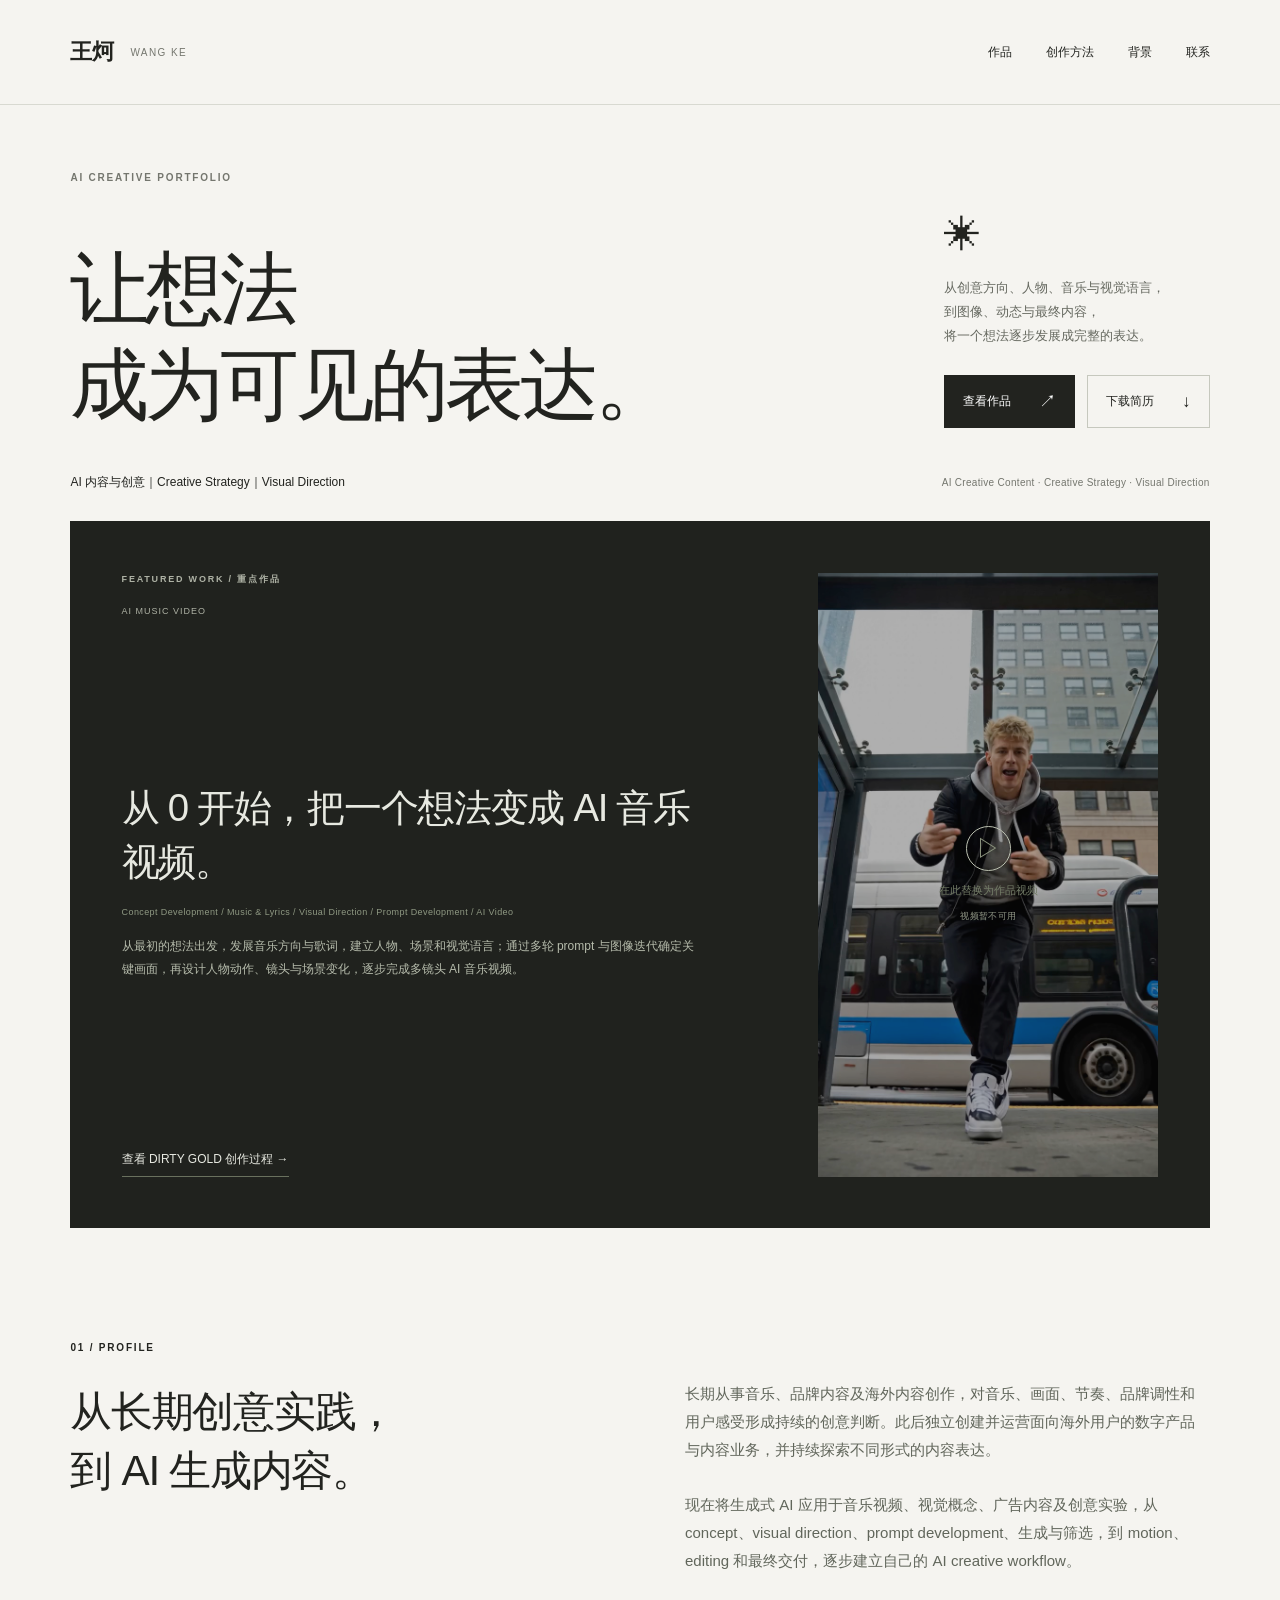
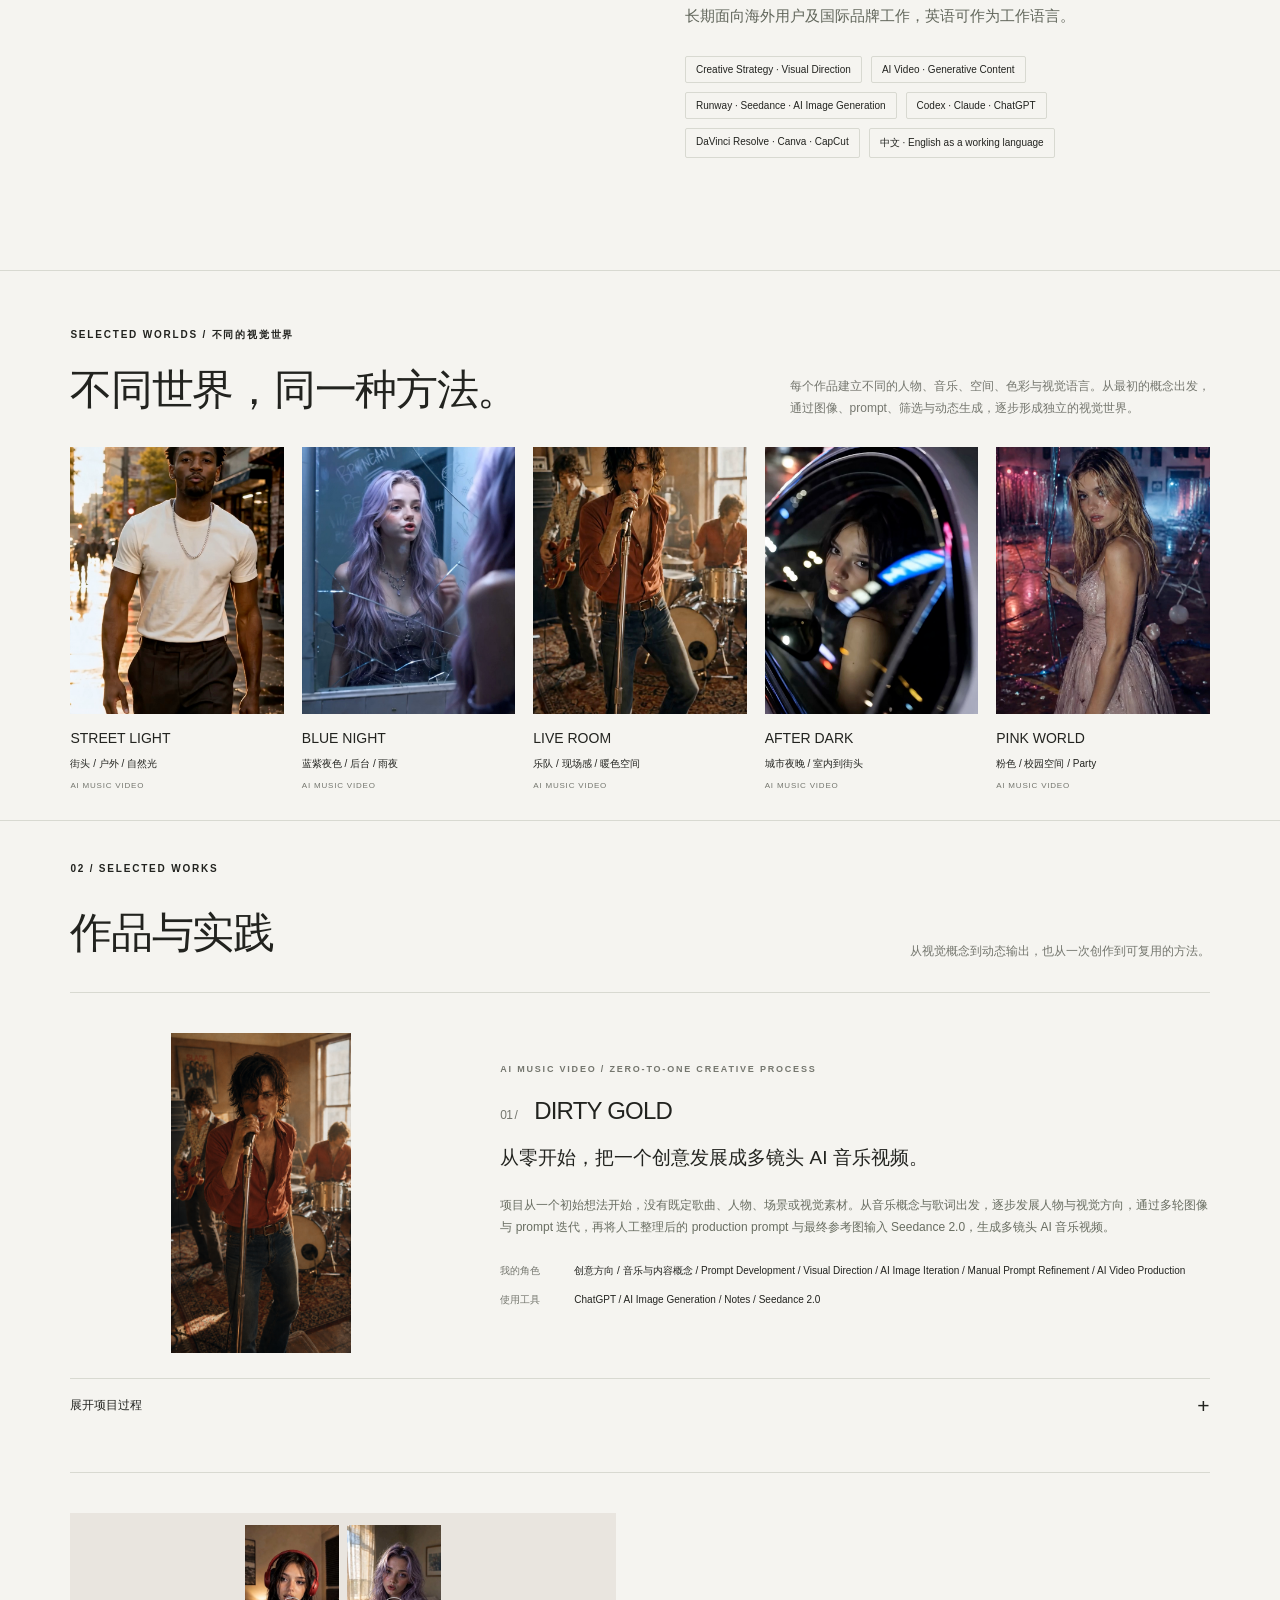
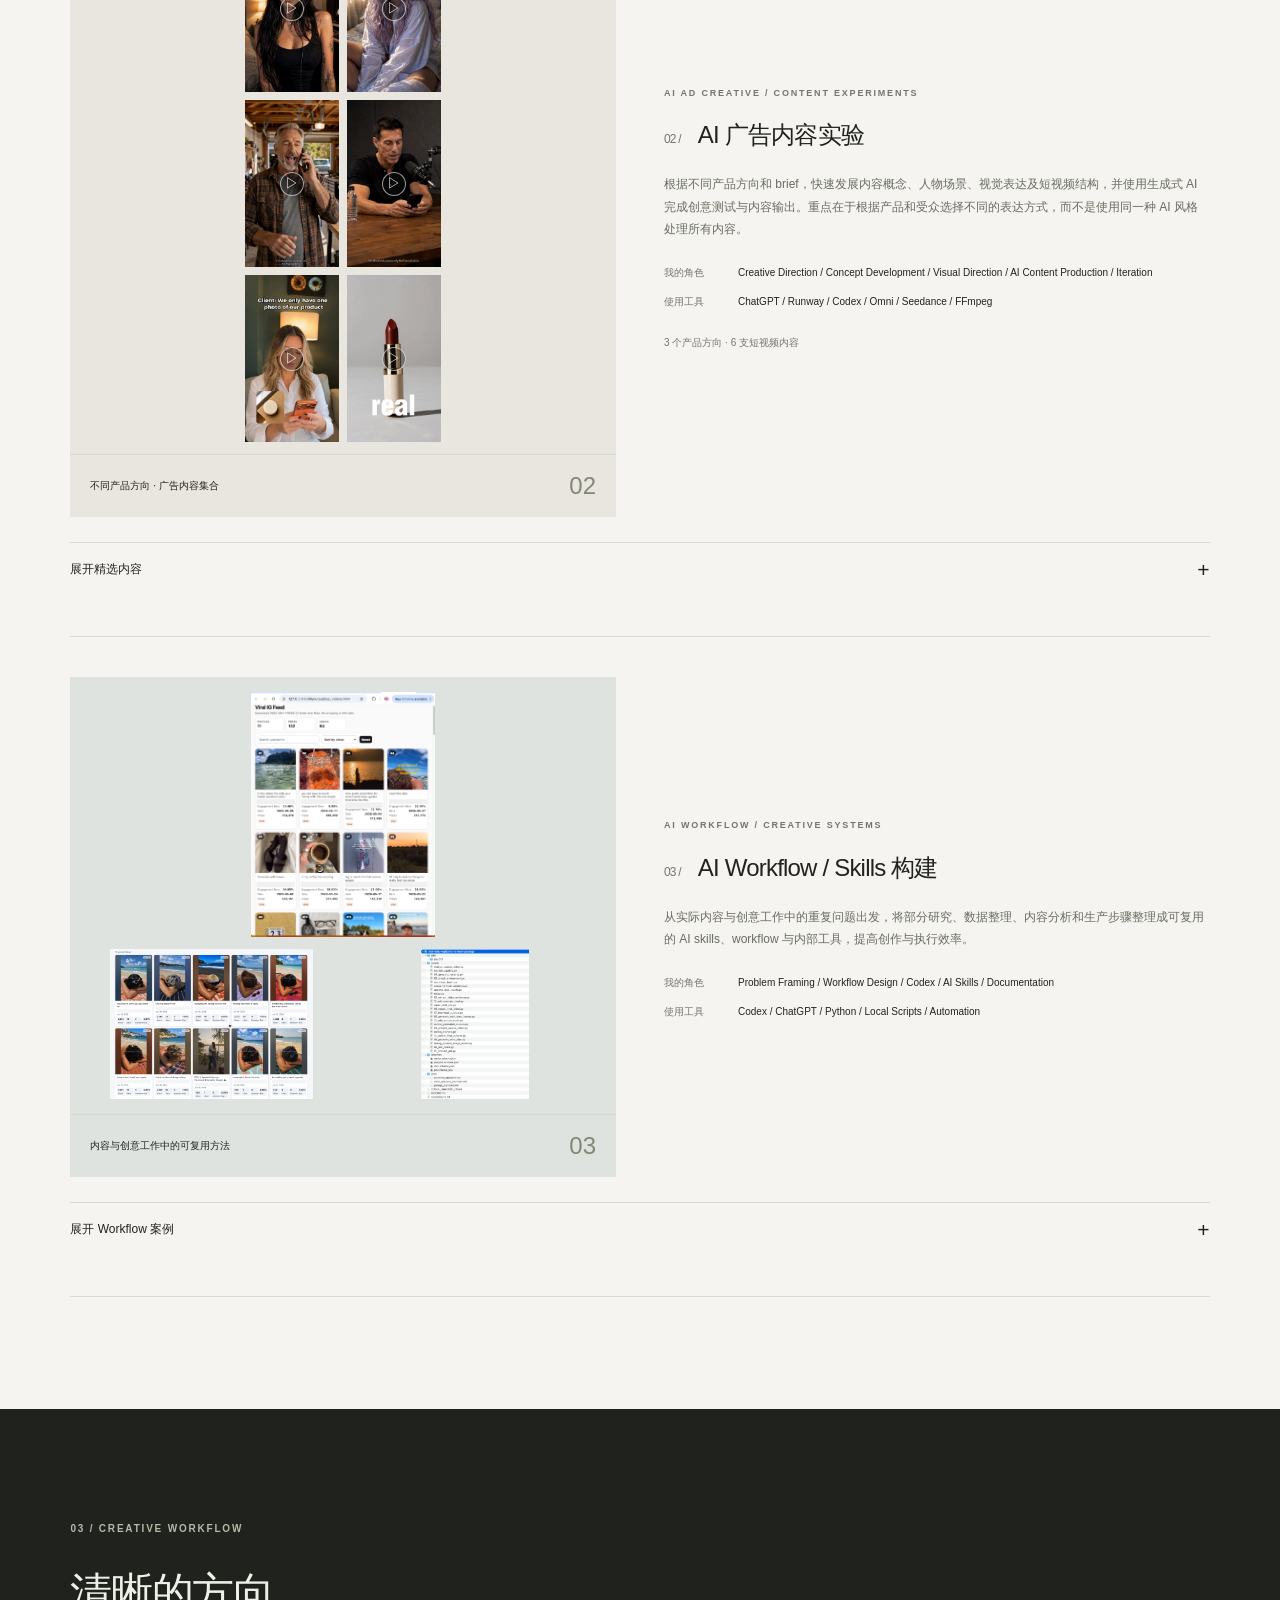
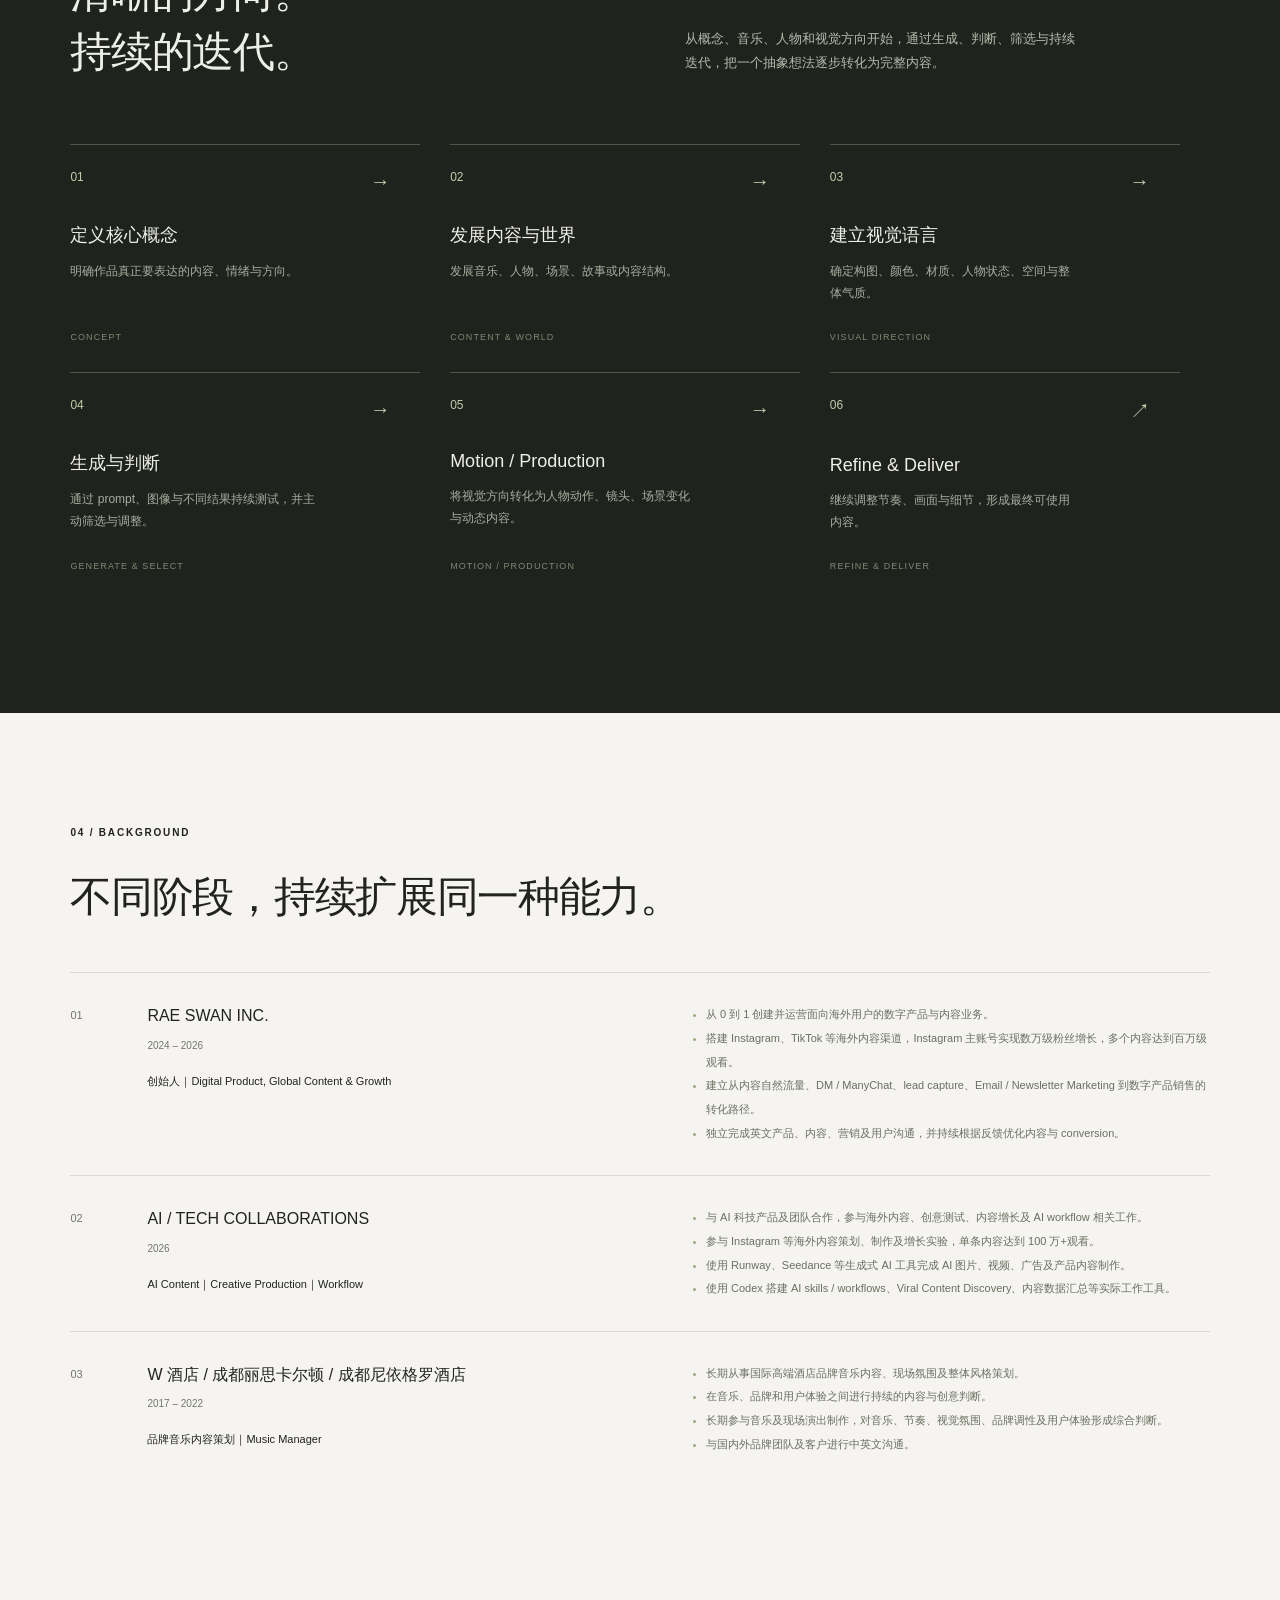
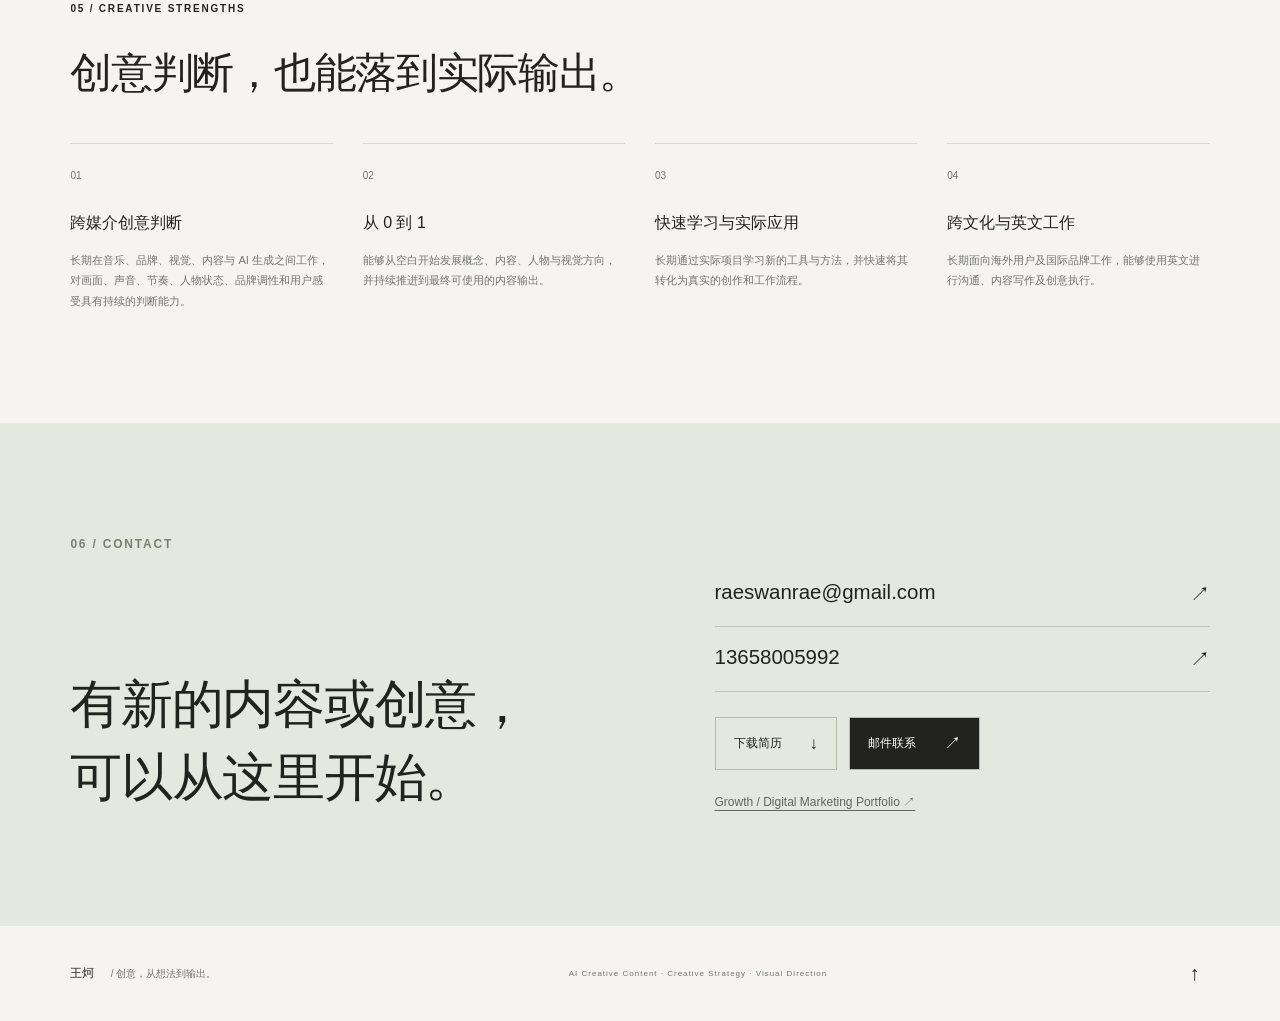
<file: index.html>
<!DOCTYPE html>
<html lang="zh-CN">
<head>
  <meta charset="UTF-8">
  <meta name="viewport" content="width=device-width, initial-scale=1">
  <meta name="description" content="王炣的 AI Creative Portfolio：Creative Strategy、AI 视频、视觉概念、内容制作与 AI Workflow。">
  <meta name="theme-color" content="#f5f4f0">
  <title>王炣 — AI 内容与创意</title>
  <link rel="stylesheet" href="styles.css">
  <script src="content.js" defer></script>
  <script src="script.js" defer></script>
  <script src="world-viewer.js" defer></script>
</head>
<body>
  <a class="skip-link" href="#main" id="skip"></a>
  <header id="header"></header>
  <main id="main"></main>
  <footer id="footer"></footer>
  <dialog id="lightbox"><form method="dialog"><button class="close" id="close-dialog"></button></form><div id="lightbox-content"></div></dialog>
  <div class="toast" id="toast" role="status"></div>
  <noscript>请启用 JavaScript 以查看作品集内容。</noscript>
</body>
</html>
</file>
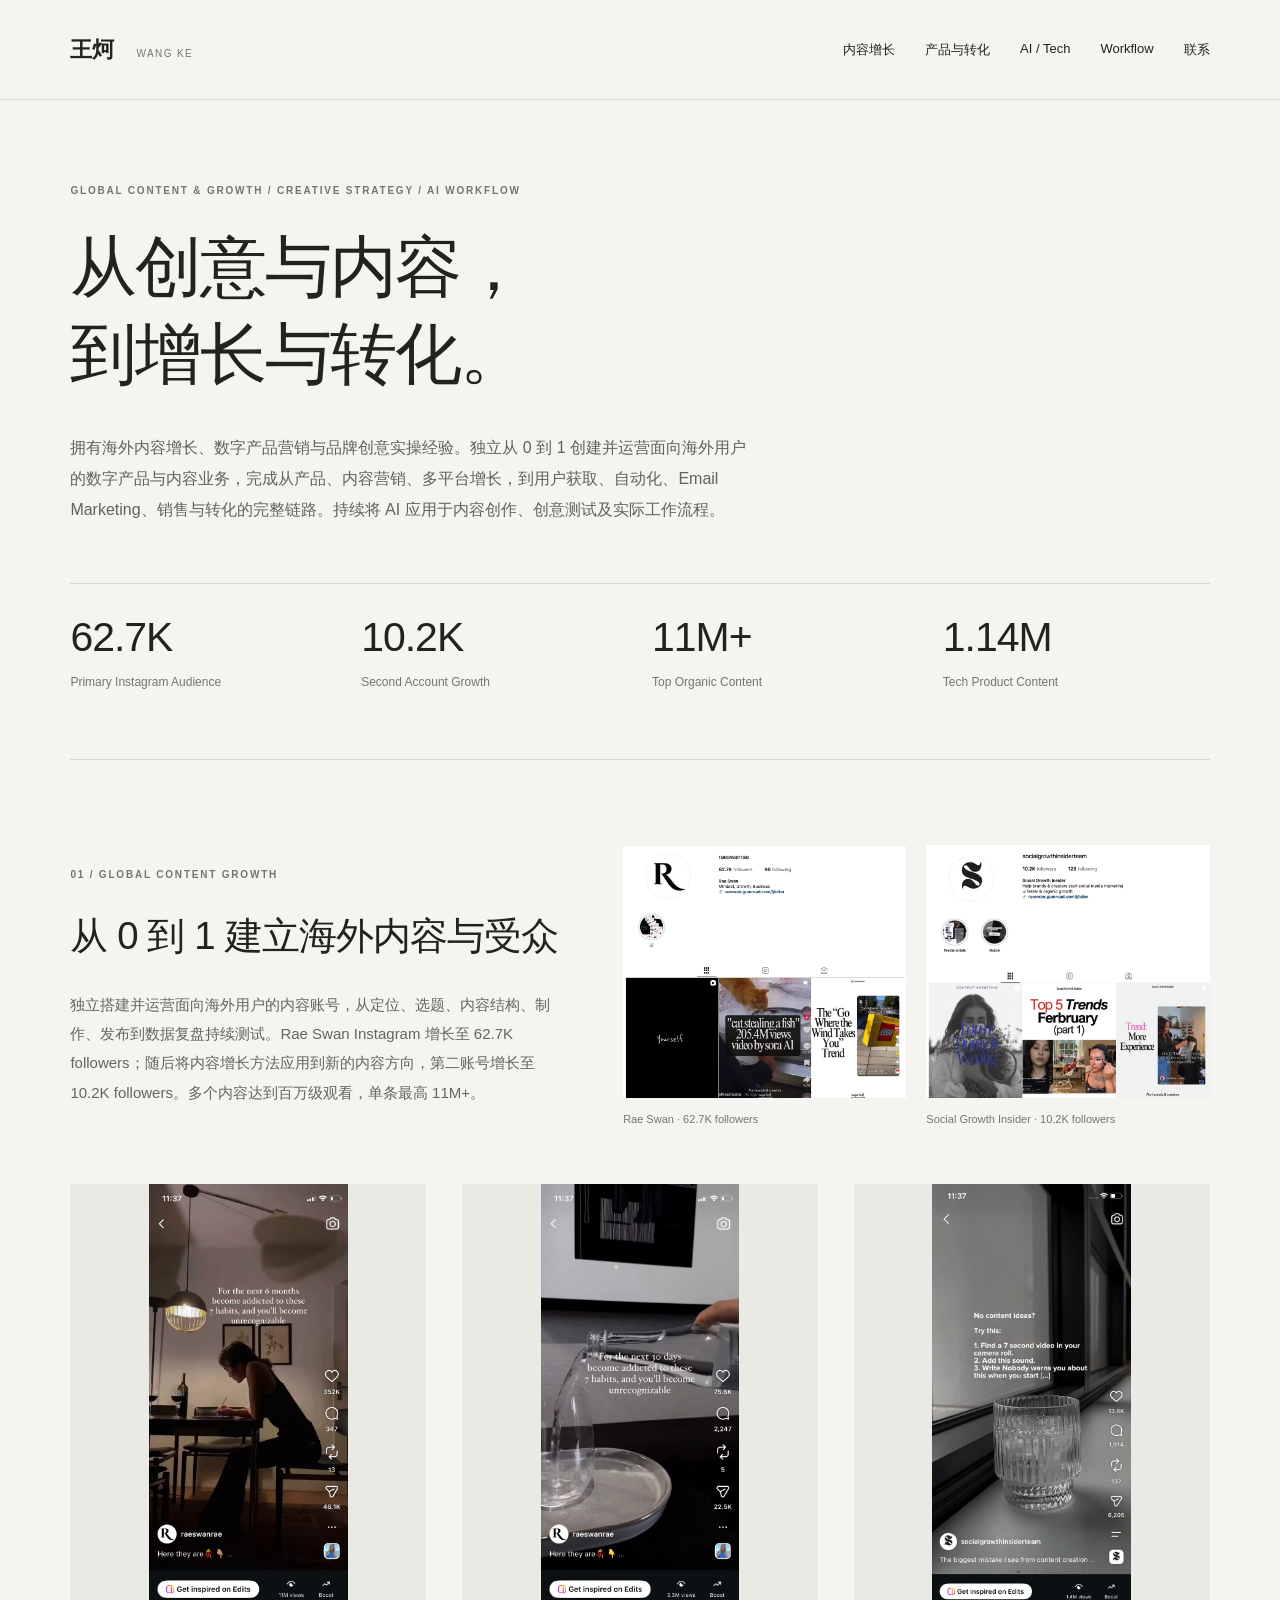
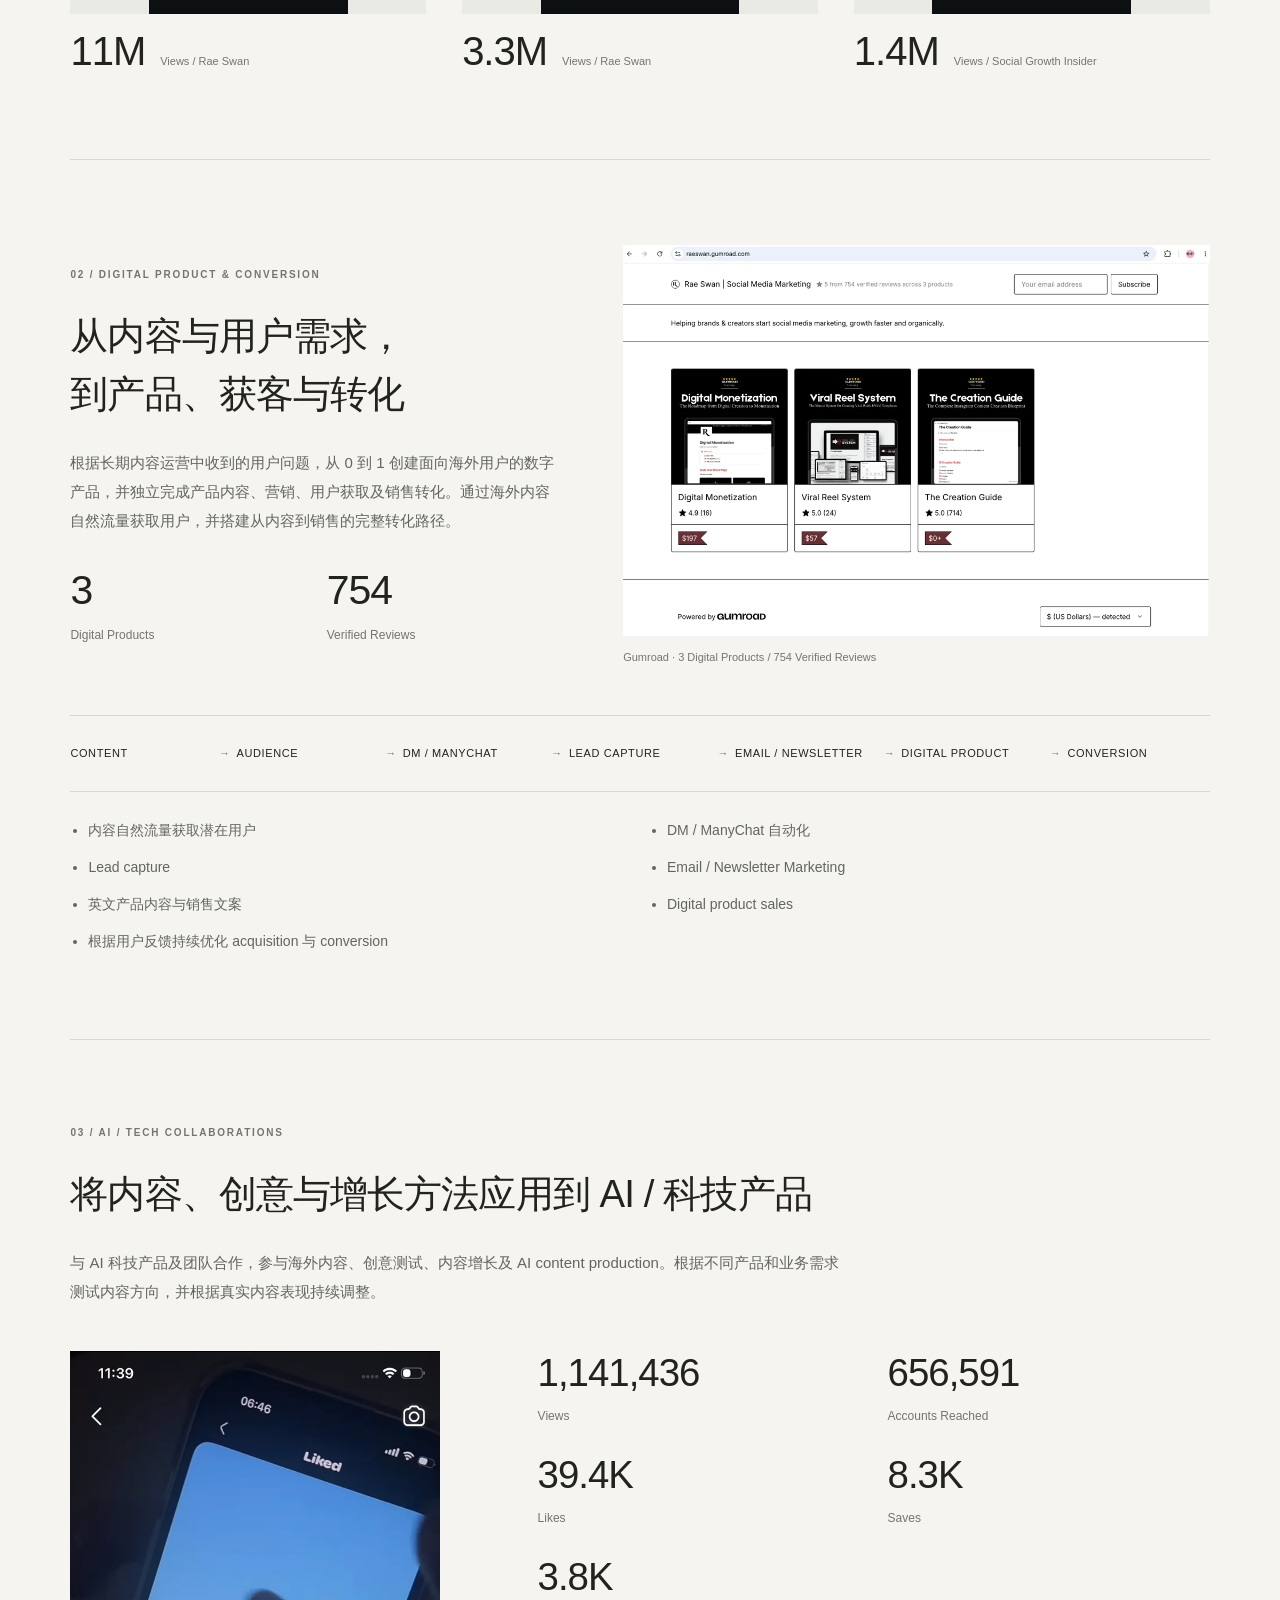
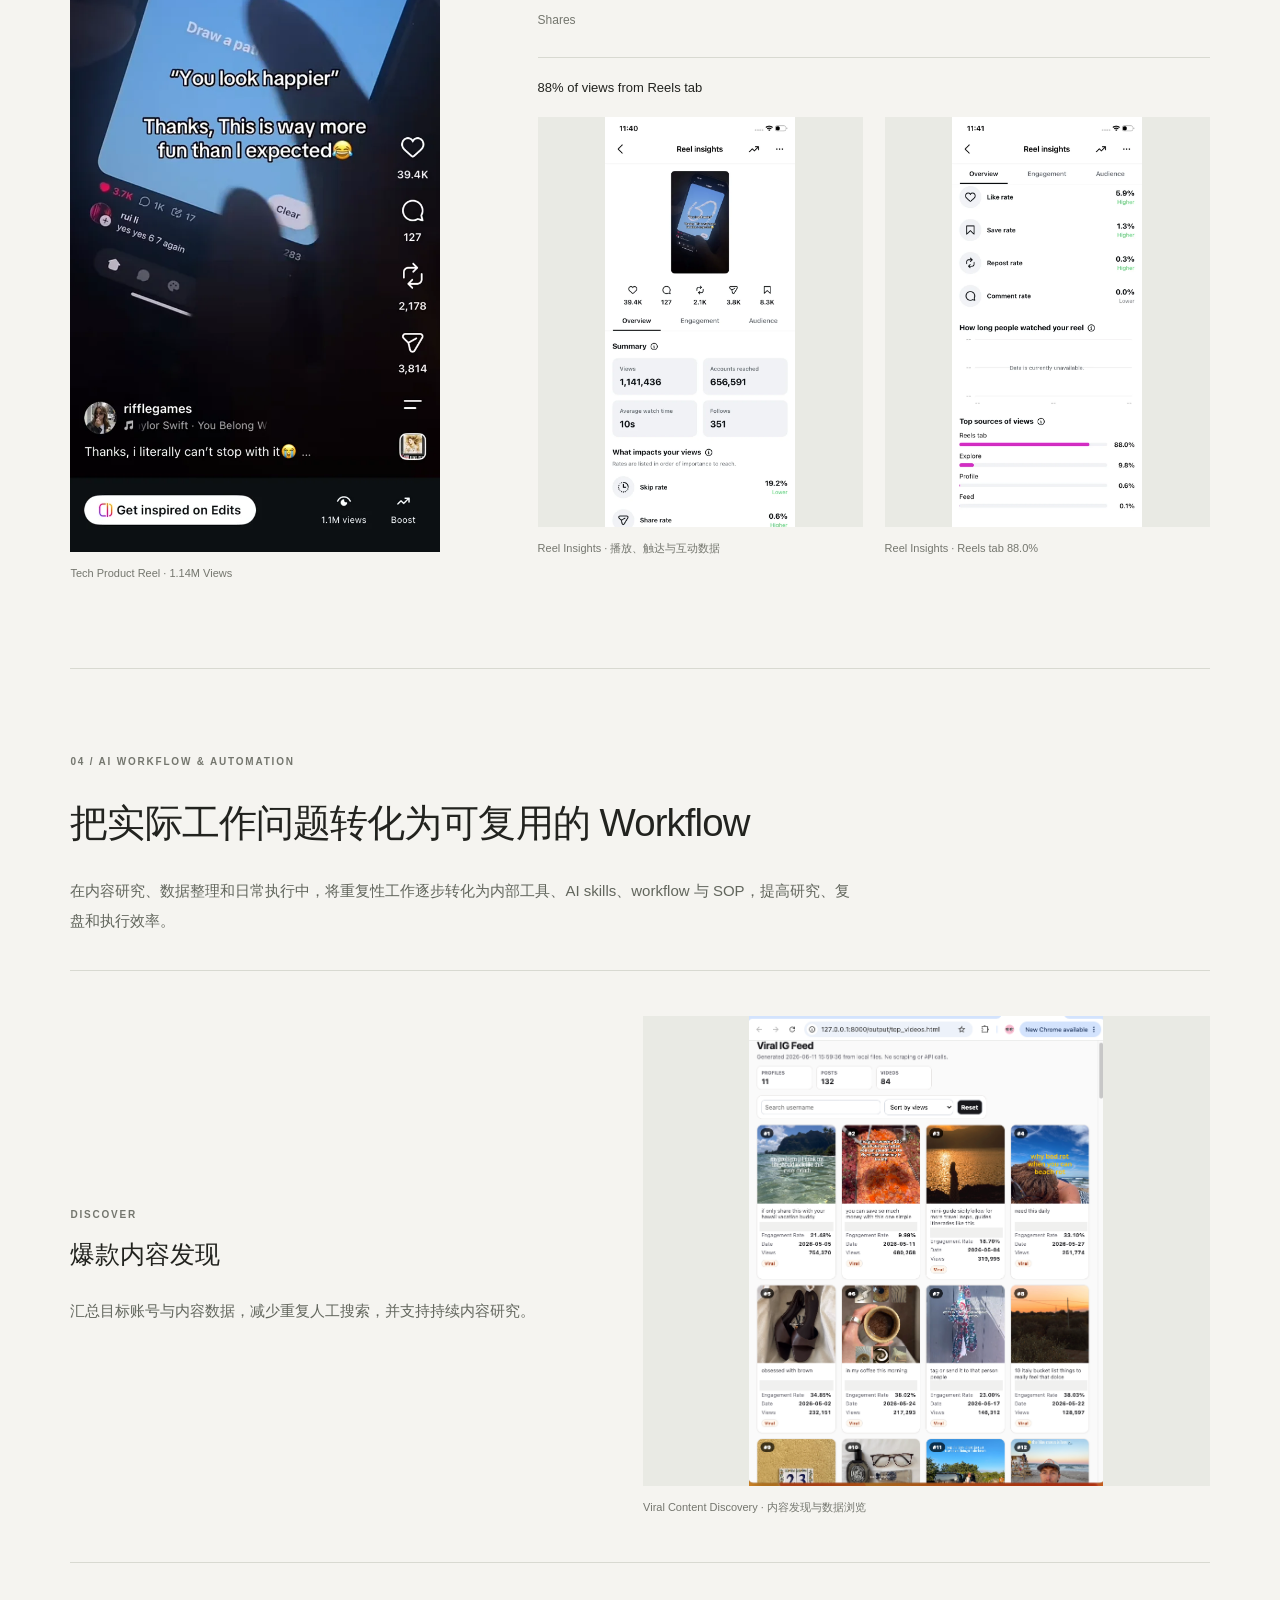
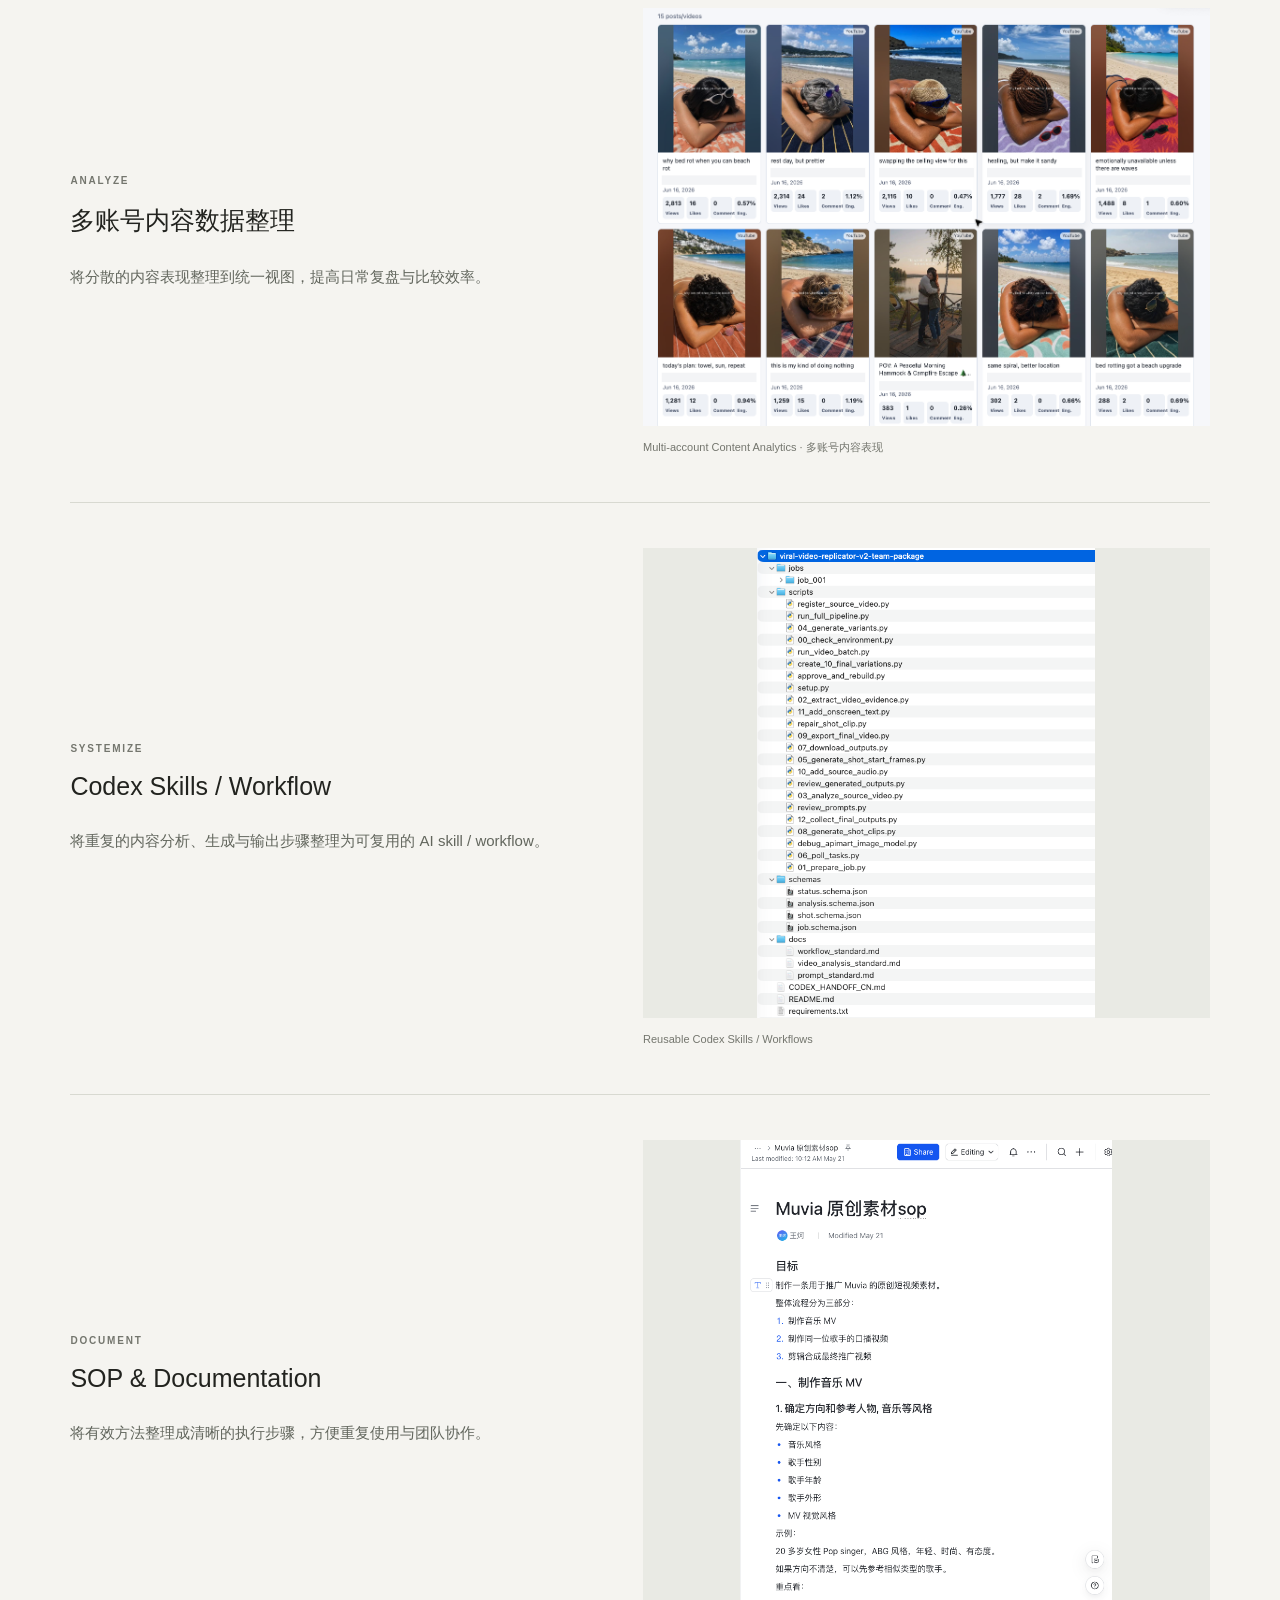
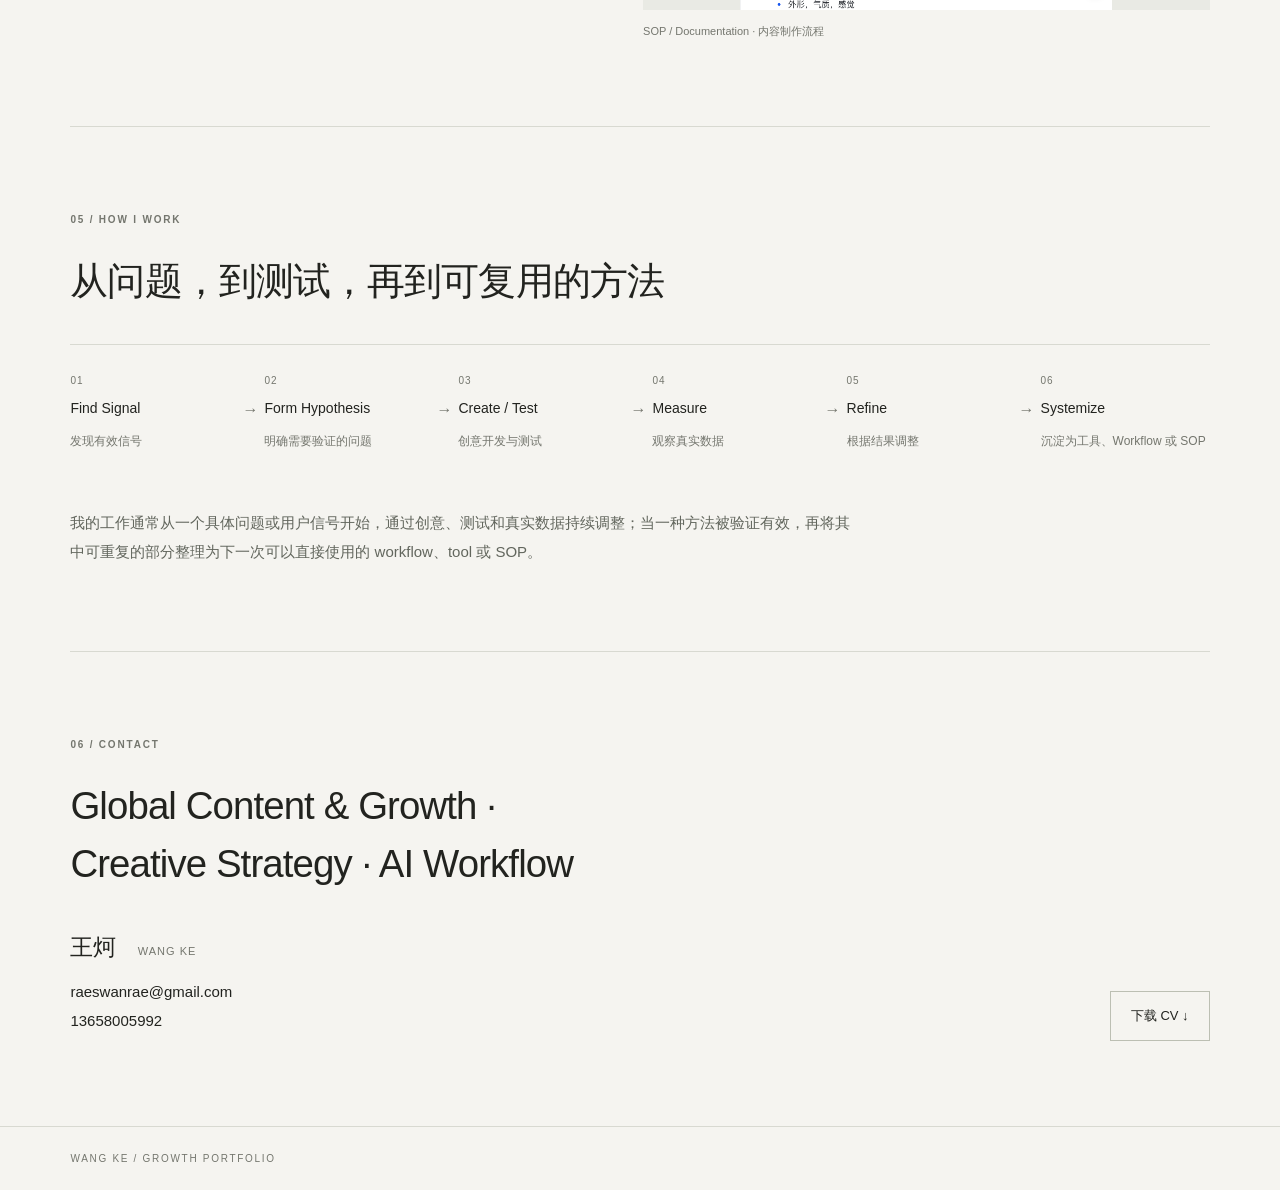
<file: growth/index.html>
<!DOCTYPE html>

<html lang="zh-CN"><head><meta charset="utf-8"/><meta content="width=device-width,initial-scale=1" name="viewport"/><title>王炣 | Global Content &amp; Growth · Creative Strategy · AI Workflow</title><meta content="王炣 Wang Ke｜海外内容与增长、数字产品营销与品牌创意。Global Content &amp; Growth · Creative Strategy · AI Workflow." name="description"/><link href="growth.css" rel="stylesheet"/><script defer="" src="growth.js"></script></head><body><a class="skip" href="#main">跳至内容</a><header class="wrap"><a class="wordmark" href="#main">王炣 <span>WANG KE</span></a><nav aria-label="页面导航"><a href="#audience">内容增长</a><a href="#products">产品与转化</a><a href="#product-content">AI / Tech</a><a href="#systems">Workflow</a><a href="#contact">联系</a></nav></header><main class="wrap" id="main"><section class="hero"><p class="eyebrow">GLOBAL CONTENT &amp; GROWTH / CREATIVE STRATEGY / AI WORKFLOW</p><h1>从创意与内容，<br/><span>到增长与转化。</span></h1><p class="hero-body">拥有海外内容增长、数字产品营销与品牌创意实操经验。独立从 0 到 1 创建并运营面向海外用户的数字产品与内容业务，完成从产品、内容营销、多平台增长，到用户获取、自动化、Email Marketing、销售与转化的完整链路。持续将 AI 应用于内容创作、创意测试及实际工作流程。</p><dl class="metrics hero-metrics"><div><dt>Primary Instagram Audience</dt><dd>62.7K</dd></div><div><dt>Second Account Growth</dt><dd>10.2K</dd></div><div><dt>Top Organic Content</dt><dd>11M+</dd></div><div><dt>Tech Product Content</dt><dd>1.14M</dd></div></dl></section><section class="section" id="audience"><div class="split audience-intro"><div class="copy"><p class="eyebrow">01 / GLOBAL CONTENT GROWTH</p><h2>从 0 到 1 建立海外内容与受众</h2><p class="body-copy">独立搭建并运营面向海外用户的内容账号，从定位、选题、内容结构、制作、发布到数据复盘持续测试。Rae Swan Instagram 增长至 62.7K followers；随后将内容增长方法应用到新的内容方向，第二账号增长至 10.2K followers。多个内容达到百万级观看，单条最高 11M+。</p></div><div class="profiles"><figure class="evidence profile"><button aria-label="查看完整截图：Rae Swan · 62.7K followers" class="open-evidence" data-caption="Rae Swan · 62.7K followers" data-source="assets/rae-profile.png"><img alt="Rae Swan · 62.7K followers" decoding="async" loading="lazy" src="assets/rae-profile-preview.webp"/><span class="view-label">查看原图 ↗</span></button><figcaption>Rae Swan · 62.7K followers</figcaption></figure><figure class="evidence profile"><button aria-label="查看完整截图：Social Growth Insider · 10.2K followers" class="open-evidence" data-caption="Social Growth Insider · 10.2K followers" data-source="assets/sgi-profile.png"><img alt="Social Growth Insider · 10.2K followers" decoding="async" loading="lazy" src="assets/sgi-profile-preview.webp"/><span class="view-label">查看原图 ↗</span></button><figcaption>Social Growth Insider · 10.2K followers</figcaption></figure></div></div><div class="performance"><article><figure class="evidence reel"><button aria-label="查看完整截图：Rae Swan · 11M views" class="open-evidence" data-caption="Rae Swan · 11M views" data-source="assets/rae-11m.png"><img alt="Rae Swan · 11M views" decoding="async" loading="lazy" src="assets/rae-11m-preview.webp"/><span class="view-label">查看原图 ↗</span></button><figcaption>Rae Swan · 11M views</figcaption></figure><div class="performance-label"><strong>11M</strong><span>Views / Rae Swan</span></div></article><article><figure class="evidence reel"><button aria-label="查看完整截图：Rae Swan · 3.3M views" class="open-evidence" data-caption="Rae Swan · 3.3M views" data-source="assets/rae-3m.png"><img alt="Rae Swan · 3.3M views" decoding="async" loading="lazy" src="assets/rae-3m-preview.webp"/><span class="view-label">查看原图 ↗</span></button><figcaption>Rae Swan · 3.3M views</figcaption></figure><div class="performance-label"><strong>3.3M</strong><span>Views / Rae Swan</span></div></article><article><figure class="evidence reel"><button aria-label="查看完整截图：Social Growth Insider · 1.4M views" class="open-evidence" data-caption="Social Growth Insider · 1.4M views" data-source="assets/sgi-1m.png"><img alt="Social Growth Insider · 1.4M views" decoding="async" loading="lazy" src="assets/sgi-1m-preview.webp"/><span class="view-label">查看原图 ↗</span></button><figcaption>Social Growth Insider · 1.4M views</figcaption></figure><div class="performance-label"><strong>1.4M</strong><span>Views / Social Growth Insider</span></div></article></div></section><section class="section product" id="products"><div class="split"><div class="copy"><p class="eyebrow">02 / DIGITAL PRODUCT &amp; CONVERSION</p><h2>从内容与用户需求，到产品、获客与转化</h2><p class="body-copy">根据长期内容运营中收到的用户问题，从 0 到 1 创建面向海外用户的数字产品，并独立完成产品内容、营销、用户获取及销售转化。通过海外内容自然流量获取用户，并搭建从内容到销售的完整转化路径。</p><dl class="metrics"><div><dt>Digital Products</dt><dd>3</dd></div><div><dt>Verified Reviews</dt><dd>754</dd></div></dl></div><figure class="evidence"><button aria-label="查看完整截图：Gumroad · 3 Digital Products / 754 Verified Reviews" class="open-evidence" data-caption="Gumroad · 3 Digital Products / 754 Verified Reviews" data-source="assets/gumroad.png"><img alt="Gumroad · 3 Digital Products / 754 Verified Reviews" decoding="async" loading="lazy" src="assets/gumroad-preview.webp"/><span class="view-label">查看原图 ↗</span></button><figcaption>Gumroad · 3 Digital Products / 754 Verified Reviews</figcaption></figure></div><ol aria-label="从内容到销售的转化路径" class="conversion-flow"><li>CONTENT</li><li>AUDIENCE</li><li>DM / MANYCHAT</li><li>LEAD CAPTURE</li><li>EMAIL / NEWSLETTER</li><li>DIGITAL PRODUCT</li><li>CONVERSION</li></ol><ul class="conversion-support"><li>内容自然流量获取潜在用户</li><li>DM / ManyChat 自动化</li><li>Lead capture</li><li>Email / Newsletter Marketing</li><li>英文产品内容与销售文案</li><li>Digital product sales</li><li>根据用户反馈持续优化 acquisition 与 conversion</li></ul></section><section class="section" id="product-content"><div class="copy"><p class="eyebrow">03 / AI / TECH COLLABORATIONS</p><h2>将内容、创意与增长方法应用到 AI / 科技产品</h2><p class="body-copy">与 AI 科技产品及团队合作，参与海外内容、创意测试、内容增长及 AI content production。根据不同产品和业务需求测试内容方向，并根据真实内容表现持续调整。</p></div><div class="product-grid"><figure class="evidence product-visual"><button aria-label="查看完整截图：Tech Product Reel · 1.14M Views" class="open-evidence" data-caption="Tech Product Reel · 1.14M Views" data-source="assets/product-reel.png"><img alt="Tech Product Reel · 1.14M Views" decoding="async" loading="lazy" src="assets/product-reel-preview.webp"/><span class="view-label">查看原图 ↗</span></button><figcaption>Tech Product Reel · 1.14M Views</figcaption></figure><div><dl class="metrics product-metrics"><div><dt>Views</dt><dd>1,141,436</dd></div><div><dt>Accounts Reached</dt><dd>656,591</dd></div><div><dt>Likes</dt><dd>39.4K</dd></div><div><dt>Saves</dt><dd>8.3K</dd></div><div><dt>Shares</dt><dd>3.8K</dd></div></dl><p class="source-note">88% of views from Reels tab</p><div class="insights"><figure class="evidence"><button aria-label="查看完整截图：Reel Insights · 播放、触达与互动数据" class="open-evidence" data-caption="Reel Insights · 播放、触达与互动数据" data-source="assets/product-summary.png"><img alt="Reel Insights · 播放、触达与互动数据" decoding="async" loading="lazy" src="assets/product-summary-preview.webp"/><span class="view-label">查看原图 ↗</span></button><figcaption>Reel Insights · 播放、触达与互动数据</figcaption></figure><figure class="evidence"><button aria-label="查看完整截图：Reel Insights · Reels tab 88.0%" class="open-evidence" data-caption="Reel Insights · Reels tab 88.0%" data-source="assets/product-sources.png"><img alt="Reel Insights · Reels tab 88.0%" decoding="async" loading="lazy" src="assets/product-sources-preview.webp"/><span class="view-label">查看原图 ↗</span></button><figcaption>Reel Insights · Reels tab 88.0%</figcaption></figure></div></div></div></section><section class="section" id="systems"><div class="copy"><p class="eyebrow">04 / AI WORKFLOW &amp; AUTOMATION</p><h2>把实际工作问题转化为可复用的 Workflow</h2><p class="body-copy">在内容研究、数据整理和日常执行中，将重复性工作逐步转化为内部工具、AI skills、workflow 与 SOP，提高研究、复盘和执行效率。</p></div><article class="system-row"><div class="copy"><p class="eyebrow">DISCOVER</p><h3>爆款内容发现</h3><p class="body-copy">汇总目标账号与内容数据，减少重复人工搜索，并支持持续内容研究。</p></div><figure class="evidence system-evidence"><button aria-label="查看完整截图：Viral Content Discovery · 内容发现与数据浏览" class="open-evidence" data-caption="Viral Content Discovery · 内容发现与数据浏览" data-source="../assets/case-3/evidence/discovery-report.png"><img alt="Viral Content Discovery · 内容发现与数据浏览" decoding="async" loading="lazy" src="../assets/case-3/evidence/discovery-report.png"/><span class="view-label">查看原图 ↗</span></button><figcaption>Viral Content Discovery · 内容发现与数据浏览</figcaption></figure></article><article class="system-row"><div class="copy"><p class="eyebrow">ANALYZE</p><h3>多账号内容数据整理</h3><p class="body-copy">将分散的内容表现整理到统一视图，提高日常复盘与比较效率。</p></div><figure class="evidence system-evidence"><button aria-label="查看完整截图：Multi-account Content Analytics · 多账号内容表现" class="open-evidence" data-caption="Multi-account Content Analytics · 多账号内容表现" data-source="../assets/case-3/evidence/account-report-a.png"><img alt="Multi-account Content Analytics · 多账号内容表现" decoding="async" loading="lazy" src="../assets/case-3/evidence/account-report-a.png"/><span class="view-label">查看原图 ↗</span></button><figcaption>Multi-account Content Analytics · 多账号内容表现</figcaption></figure></article><article class="system-row"><div class="copy"><p class="eyebrow">SYSTEMIZE</p><h3>Codex Skills / Workflow</h3><p class="body-copy">将重复的内容分析、生成与输出步骤整理为可复用的 AI skill / workflow。</p></div><figure class="evidence system-evidence"><button aria-label="查看完整截图：Reusable Codex Skills / Workflows" class="open-evidence" data-caption="Reusable Codex Skills / Workflows" data-source="../assets/case-3/evidence/team-package.png"><img alt="Reusable Codex Skills / Workflows" decoding="async" loading="lazy" src="../assets/case-3/evidence/team-package.png"/><span class="view-label">查看原图 ↗</span></button><figcaption>Reusable Codex Skills / Workflows</figcaption></figure></article><article class="system-row"><div class="copy"><p class="eyebrow">DOCUMENT</p><h3>SOP &amp; Documentation</h3><p class="body-copy">将有效方法整理成清晰的执行步骤，方便重复使用与团队协作。</p></div><figure class="evidence system-evidence"><button aria-label="查看完整截图：SOP / Documentation · 内容制作流程" class="open-evidence" data-caption="SOP / Documentation · 内容制作流程" data-source="../assets/case-3/evidence/original-content-sop.png"><img alt="SOP / Documentation · 内容制作流程" decoding="async" loading="lazy" src="../assets/case-3/evidence/original-content-sop.png"/><span class="view-label">查看原图 ↗</span></button><figcaption>SOP / Documentation · 内容制作流程</figcaption></figure></article></section><section class="section how-i-work" id="how-i-work"><div class="copy"><p class="eyebrow">05 / HOW I WORK</p><h2>从问题，到测试，再到可复用的方法</h2></div><ol class="loop"><li><strong>Find Signal</strong><span>发现有效信号</span></li><li><strong>Form Hypothesis</strong><span>明确需要验证的问题</span></li><li><strong>Create / Test</strong><span>创意开发与测试</span></li><li><strong>Measure</strong><span>观察真实数据</span></li><li><strong>Refine</strong><span>根据结果调整</span></li><li><strong>Systemize</strong><span>沉淀为工具、Workflow 或 SOP</span></li></ol><p class="body-copy">我的工作通常从一个具体问题或用户信号开始，通过创意、测试和真实数据持续调整；当一种方法被验证有效，再将其中可重复的部分整理为下一次可以直接使用的 workflow、tool 或 SOP。</p></section><section class="section contact" id="contact"><p class="eyebrow">06 / CONTACT</p><h2>Global Content &amp; Growth · Creative Strategy · AI Workflow</h2><div class="contact-bottom"><div><p class="name">王炣 <span>WANG KE</span></p><a href="mailto:raeswanrae@gmail.com">raeswanrae@gmail.com</a><a href="tel:13658005992">13658005992</a></div><div class="actions contact-actions"><a class="button" download="" href="assets/documents/Wang_Ke_Growth_CV.pdf">下载 CV ↓</a></div></div></section></main><footer class="wrap">WANG KE / GROWTH PORTFOLIO</footer><dialog aria-label="完整证据截图" id="evidence-modal"><button aria-label="关闭预览" class="close">关闭 ×</button><div class="modal-scroll"><img alt=""/><p class="modal-caption"></p></div></dialog></body></html>
</file>
<file: styles.css>
/* Foundation: warm paper, near-black ink, generous editorial spacing. */
:root{--paper:#f5f4f0;--ink:#22231f;--muted:#74766e;--line:#d8d9d1;--white:#fff;--dark:#20221e;--accent:#d8ef87;--max:1320px;--gutter:clamp(24px,5.5vw,88px)}
*{box-sizing:border-box}html{scroll-behavior:smooth;scroll-padding-top:100px}body{margin:0;background:var(--paper);color:var(--ink);font-family:Arial,"PingFang SC","Microsoft YaHei",sans-serif;-webkit-font-smoothing:antialiased}a{color:inherit;text-decoration:none}button{font:inherit;color:inherit;cursor:pointer}button,a,summary{-webkit-tap-highlight-color:transparent}button:focus-visible,a:focus-visible,summary:focus-visible{outline:2px solid #719226;outline-offset:6px}::selection{background:var(--accent);color:var(--ink)}h1,h2,h3,h4,p{margin:0}h1,h2,h3{font-weight:500}p{line-height:1.85}img,video{display:block;width:100%}button{border:0} .wrap{max-width:var(--max);margin:auto;padding-left:var(--gutter);padding-right:var(--gutter)}.section{padding-top:112px;padding-bottom:112px}.eyebrow{font-family:Arial,sans-serif;font-size:10px;letter-spacing:1.8px;font-weight:600;line-height:1.5;margin-bottom:27px}.skip-link{position:fixed;top:-100px;left:20px;padding:15px;background:var(--ink);color:white;z-index:100}.skip-link:focus{top:10px}
/* Navigation */
header{position:relative;z-index:20;max-width:var(--max);margin:auto;height:105px;padding:0 var(--gutter);display:flex;justify-content:space-between;align-items:center;border-bottom:1px solid var(--line)}.wordmark{font-size:22px;font-weight:600;display:flex;gap:16px;align-items:center}.wordmark span{font:10px Arial,sans-serif;letter-spacing:1.4px;color:var(--muted)}nav{display:flex;gap:34px;font-size:12px}nav a{position:relative;padding:10px 0}nav a:after{content:"";position:absolute;height:1px;bottom:2px;left:0;width:0;background:var(--ink);transition:width .2s}nav a:hover:after{width:100%}.menu-toggle{display:none}
/* Hero */
.hero{padding-top:65px}.hero>.eyebrow{color:var(--muted);margin-bottom:32px}.hero-heading{display:grid;grid-template-columns:1.5fr 1fr;gap:40px;align-items:end}h1{font-size:clamp(48px,6.2vw,86px);line-height:1.22;letter-spacing:-4px;font-weight:500}.hero-aside{max-width:335px;margin-left:auto;padding-bottom:6px}.tiny-cross{font-size:37px;display:block;line-height:1;margin-bottom:22px}.hero-aside p{font-size:13px;color:#666960}.actions{display:flex;gap:12px;flex-wrap:wrap;margin-top:27px}.button{display:inline-flex;align-items:center;justify-content:space-between;gap:28px;border:1px solid #c6c8be;padding:14px 18px;font-size:12px;min-height:46px;transition:background .2s,transform .2s}.button:hover{background:#e5e7de;transform:translateY(-2px)}.button.primary{background:var(--ink);border-color:var(--ink);color:var(--white)}.button.primary:hover{background:#42483a}.button span{font-size:17px}.hero-baseline{display:flex;justify-content:space-between;align-items:center;gap:20px;margin:37px 0 28px;font-size:12px}.hero-baseline>span{font:10px Arial,sans-serif;letter-spacing:.3px;color:var(--muted)}
/* Section rhythm */
h2{font-size:clamp(29px,3.3vw,45px);line-height:1.4;letter-spacing:-1.3px}.intro{display:grid;grid-template-columns:1fr 1fr;gap:90px;border-bottom:1px solid var(--line)}.intro-text{padding-top:40px;font-size:15px;color:#61665b}.tags{display:flex;gap:9px;flex-wrap:wrap;margin-top:26px}.tags span{font-size:10px;border:1px solid var(--line);padding:7px 10px;border-radius:2px}.section-heading{display:flex;align-items:flex-end;justify-content:space-between;gap:32px}.section-heading>p{max-width:300px;font-size:12px;color:var(--muted)}.asset-note{display:flex;gap:8px;align-items:center;font-size:10px;color:var(--muted);margin:26px 0 38px}.asset-note>span{width:5px;height:5px;border-radius:50%;background:#828d6a}.cases{border-top:1px solid var(--line)}.case{display:grid;grid-template-columns:1fr 1fr;gap:48px;padding:40px 0;border-bottom:1px solid var(--line);align-items:start}.case-cover{position:relative;background:#e7e9e1}.case-cover>.media{aspect-ratio:1.24}.cover-caption{display:flex;justify-content:space-between;align-items:center;border-top:1px solid #d7dacf;padding:17px 20px;font-size:10px}.cover-caption>span:last-child{font:24px Arial,sans-serif;color:#818875}.case:nth-child(2) .case-cover{background:#e9e5df}.case:nth-child(3) .case-cover{background:#dee3df}.case-info>.eyebrow{font-size:9px;color:var(--muted);margin:9px 0 17px}.case-info h3{font-size:24px;line-height:1.5;letter-spacing:-.8px;display:flex;gap:17px;align-items:baseline}.case-info h3>span{font:12px Arial,sans-serif;color:var(--muted);white-space:nowrap}.case-info>p{font-size:12px;color:#686d61;margin-top:20px}.case-info dl{margin:23px 0}.case-info dl>div{display:grid;grid-template-columns:66px 1fr;gap:8px;margin:10px 0;font-size:10px;line-height:1.9}.case-info dt{color:var(--muted)}.case-info dd{margin:0}summary{list-style:none;cursor:pointer;display:flex;justify-content:space-between;align-items:center;padding:16px 0 7px;border-top:1px solid var(--line);font-size:12px}summary::-webkit-details-marker{display:none}.detail-plus{font-size:21px;font-weight:300;transition:transform .2s}details[open] .detail-plus{transform:rotate(45deg)}.case-expanded{padding-top:22px}.case-expanded h4{font-size:11px;font-weight:500;margin:18px 0 12px}.case-expanded>p{font-size:11px;color:var(--muted);margin-bottom:12px}.process-chips{list-style:none;padding:0;display:flex;flex-wrap:wrap;gap:9px}.process-chips li{font-size:10px;padding:7px 9px;background:#e9ebe2}.process-chips li:not(:last-child):after{content:' →';color:#8a8f7f}.gallery{display:grid;grid-template-columns:repeat(3,minmax(0,1fr));gap:10px;margin-top:15px}.gallery figure{margin:0;min-width:0}.gallery .media{aspect-ratio:1}.gallery figcaption{font-size:9px;line-height:1.6;margin-top:8px;color:var(--muted)}.gallery figcaption>span{display:block;margin-bottom:4px}.gallery .placeholder{padding:8px;gap:7px}.gallery .placeholder-icon{font-size:20px;width:30px;height:30px}.gallery .placeholder>span:not(.placeholder-icon){font-size:9px}.gallery .placeholder small{display:none}
/* Media fallbacks and working lightbox */
.media{position:relative;aspect-ratio:16/9;background:#e6e8df;overflow:hidden}.case-cover .media{background:transparent}.placeholder{height:100%;display:flex;flex-direction:column;align-items:center;justify-content:center;gap:12px;padding:25px;text-align:center}.placeholder-icon{width:45px;height:45px;border:1px solid #bbc0b0;border-radius:50%;display:flex;align-items:center;justify-content:center;font:25px Arial,sans-serif;color:#8c947f}.placeholder>span:not(.placeholder-icon){font-size:11px;color:#737c67}.placeholder small{font:9px Arial,sans-serif;color:#929887;letter-spacing:.4px}.image-button{width:100%;height:100%;padding:0;display:block;background:transparent}.image-button img{height:100%;object-fit:cover;transition:transform .5s}.image-button:hover img{transform:scale(1.035)}.media video{height:100%;object-fit:contain;background:#171914}dialog{border:none;padding:55px 25px 25px;background:#f5f4f0;width:min(1100px,94vw);max-height:92vh}dialog::backdrop{background:#111b;backdrop-filter:blur(8px)}dialog form{position:absolute;right:20px;top:16px}.close{background:transparent;font-size:12px;padding:7px}.modal-open{overflow:hidden}#lightbox-content img{max-height:72vh;object-fit:contain}#lightbox-content p{font-size:12px;text-align:center;margin-top:15px}
/* Dark workflow */
.workflow{background:var(--dark);color:#edf0e7}.workflow .eyebrow{color:#b3b8a9}.workflow-header{display:grid;grid-template-columns:1fr 1fr;gap:90px}.workflow-header>p{font-size:13px;color:#b6bcac;align-self:end;max-width:390px;padding-bottom:6px}.steps{list-style:none;padding:0;margin:62px 0 0;display:grid;grid-template-columns:repeat(3,1fr);gap:0}.steps li{border-top:1px solid #515747;padding:25px 30px 30px 0;margin-right:30px;display:flex;flex-direction:column}.step-top{display:flex;justify-content:space-between;font:12px Arial,sans-serif;color:#c1ceab;margin-bottom:30px}.step-top span:last-child{font-size:20px}.steps h3{font-size:18px;margin-bottom:13px}.steps p{font-size:12px;color:#a7ae9e;max-width:250px;margin-bottom:28px}.steps small{font:9px Arial,sans-serif;letter-spacing:1.1px;color:#7f8972;margin-top:auto}
/* Experience, strengths, contact */
.experience{padding-bottom:50px}.experience h2{margin-bottom:46px}.experience-list article{display:grid;grid-template-columns:50px 1fr 1fr;gap:27px;border-top:1px solid var(--line);padding:30px 0}.experience-index{font:11px Arial,sans-serif;color:var(--muted);padding-top:6px}.experience-list h3{font-size:16px;line-height:1.65}.experience-extra{font:10px Arial,sans-serif;color:var(--muted);margin-top:10px}.experience-role{font-size:11px;margin-top:20px}.experience-list ul{padding-left:14px;margin:0;font-size:11px;line-height:2.15;color:#6a7061}.experience-list li::marker{color:#9aab80}.strengths{padding-top:65px}.strength-grid{display:grid;grid-template-columns:repeat(4,1fr);gap:30px;margin-top:40px}.strength-grid article{border-top:1px solid var(--line);padding-top:21px}.strength-number{font:10px Arial,sans-serif;color:var(--muted)}.strength-grid h3{font-size:16px;line-height:1.6;margin:27px 0 15px}.strength-grid p{font-size:11px;color:var(--muted)}.contact{background:#e5e8df}.contact-grid{display:grid;grid-template-columns:1.2fr 1fr;gap:50px;align-items:end}.contact h2{font-size:clamp(34px,4.1vw,57px)}.contact p{font-size:12px;color:#78816e;margin-top:22px}.contact .eyebrow{margin-top:0}.email-address{font:clamp(15px,1.6vw,22px) Arial,sans-serif;display:flex;justify-content:space-between;gap:18px;padding-bottom:18px;border-bottom:1px solid #bfc8b4;overflow-wrap:anywhere}.contact-actions>small{display:block;color:#78816e;font-size:10px;margin-top:13px}.contact-actions .actions{margin-top:25px}.contact-actions .button{border-color:#b4bda7}footer .wrap{min-height:95px;display:flex;align-items:center;justify-content:space-between;gap:24px;font-size:12px}footer small{font:8px Arial,sans-serif;letter-spacing:1px;color:var(--muted)}footer .footer-sub{font-size:10px;color:var(--muted);margin-left:13px}footer a{font-size:20px;padding:10px}.toast{position:fixed;bottom:25px;left:50%;transform:translate(-50%,20px);background:var(--ink);color:white;max-width:min(580px,calc(100% - 32px));width:max-content;padding:15px 23px;box-shadow:0 5px 30px #0002;z-index:60;opacity:0;visibility:hidden;transition:.2s;font-size:12px;line-height:1.8}.toast.visible{opacity:1;visibility:visible;transform:translate(-50%,0)}.reveal{transition:opacity .6s,transform .6s}.reveal:not(.in-view){opacity:.15;transform:translateY(12px)}
@media(min-width:1500px){:root{--gutter:70px}}
@media(max-width:1000px){.section{padding-top:85px;padding-bottom:85px}.hero-heading{grid-template-columns:1.3fr 1fr;gap:20px}h1{letter-spacing:-2.5px}.hero-aside{max-width:270px}.hero-aside p{font-size:11px}.hero-aside .actions{gap:7px}.button{gap:17px;padding:12px 13px}.hero-baseline{display:block}.hero-baseline>span{display:block;margin-top:7px}.intro,.workflow-header{gap:45px}.case{gap:28px}.case-info h3{font-size:20px}.strength-grid{grid-template-columns:repeat(2,1fr);gap:34px}.experience-list article{grid-template-columns:25px 1fr 1fr;gap:18px}.contact-grid{gap:35px}.footer-sub{display:none}}
@media(max-width:680px){html{scroll-padding-top:30px}header{height:78px}.wordmark{font-size:20px}.wordmark span{font-size:9px}nav{display:none;position:absolute;top:78px;left:0;right:0;padding:22px var(--gutter);background:var(--paper);border-bottom:1px solid var(--line);flex-direction:column;gap:7px;box-shadow:0 12px 18px #00000008}.menu-open nav{display:flex}.menu-toggle{display:flex;flex-direction:column;gap:6px;background:transparent;padding:12px}.menu-toggle span{width:22px;height:1px;background:var(--ink);transition:transform .2s}.menu-open .menu-toggle span:first-child{transform:translateY(3.5px) rotate(45deg)}.menu-open .menu-toggle span:last-child{transform:translateY(-3.5px) rotate(-45deg)}.hero{padding-top:38px}.hero>.eyebrow{font-size:9px;margin-bottom:23px}.hero-heading{display:block}h1{font-size:clamp(38px,9vw,61px);letter-spacing:-2px;line-height:1.3}.hero-aside{max-width:none;margin-top:26px}.tiny-cross{display:none}.hero-aside p{font-size:12px}.hero-aside .actions{gap:10px;margin-top:22px}.button{padding:13px 16px;gap:25px}.hero-baseline{margin:25px 0 21px}.hero-baseline p{font-size:10px}.hero-baseline>span{font-size:8px;line-height:1.6}.section{padding-top:66px;padding-bottom:66px}.eyebrow{font-size:9px;margin-bottom:21px}.intro{grid-template-columns:1fr;gap:22px}.intro-text{padding-top:0;font-size:13px}.tags{margin-top:20px;gap:7px}.tags span{font-size:9px}h2{font-size:29px;letter-spacing:-.8px}.section-heading{display:block}.section-heading>p{margin-top:19px;max-width:100%;font-size:11px}.asset-note{font-size:9px;align-items:baseline;margin-bottom:27px}.asset-note>span{flex-shrink:0}.case{grid-template-columns:1fr;gap:24px;padding:28px 0 37px}.case-cover>.media{aspect-ratio:1.4}.case-info>.eyebrow{margin-top:0}.case-info h3{font-size:22px}.case-info>p{font-size:12px;margin-top:15px}.case-info dl>div{font-size:11px}.case-info dl{margin:20px 0}.workflow-header{grid-template-columns:1fr;gap:25px}.workflow-header>p{font-size:12px}.steps{grid-template-columns:1fr 1fr;margin-top:35px;column-gap:22px}.steps li{margin-right:0;padding-right:0;padding-bottom:26px}.step-top{margin-bottom:20px}.steps h3{font-size:15px}.steps p{font-size:11px;margin-bottom:23px}.steps small{font-size:8px;letter-spacing:.5px}.experience h2{font-size:27px;margin-bottom:30px}.experience-list article{grid-template-columns:22px 1fr;gap:12px;padding:26px 0}.experience-list ul{grid-column:2;margin-top:5px}.experience-list h3{font-size:15px}.experience-role{margin-top:13px}.strengths{padding-top:15px}.strength-grid{gap:30px 20px;margin-top:30px}.strength-grid h3{font-size:15px;margin-top:20px}.strength-grid p{font-size:11px}.contact-grid{grid-template-columns:1fr;gap:38px}.contact h2{font-size:35px}.contact p{font-size:11px}.email-address{font-size:19px}.contact .section{padding-bottom:55px}footer .wrap{min-height:88px;gap:10px;flex-wrap:wrap;position:relative;padding-top:20px;padding-bottom:20px}footer small{font-size:7px;flex-basis:85%;order:3;line-height:1.5}footer a{position:absolute;right:var(--gutter);top:22px}.gallery .placeholder>span:not(.placeholder-icon){font-size:8px}}
@media(prefers-reduced-motion:reduce){html{scroll-behavior:auto}*,*:before,*:after{transition:none!important;animation:none!important}.reveal:not(.in-view){opacity:1;transform:none}}
@media print{header nav,.actions,summary,.toast,footer a{display:none}.section{padding-top:30px;padding-bottom:30px}.reveal:not(.in-view){opacity:1;transform:none}.workflow{background:white;color:black}.workflow p,.steps p{color:#555}.case,.experience-list article{break-inside:avoid}}

/* Complete films: existing palette and type, new featured and worlds layouts. */
.featured{background:var(--dark);color:#e7e9e1;overflow:hidden;display:grid;grid-template-columns:minmax(0,1.4fr) minmax(0,1fr);grid-template-areas:"heading video" "copy video" "link video";column-gap:clamp(28px,4vw,56px);padding:clamp(28px,4vw,56px);text-align:left}
.featured-header{grid-area:heading;display:flex;flex-direction:column;align-items:flex-start;gap:20px;padding:0 0 27px;color:#aeb2a5}
.featured-header .eyebrow{margin:0;font-size:9px}.featured-header>span{font-size:9px;letter-spacing:1px}
.featured .media{background:#171914}.featured-media{grid-area:video;aspect-ratio:9/16;width:min(100%,340px,calc(70svh * 9 / 16));justify-self:end;align-self:center}.featured-media>video{object-fit:contain;width:100%;height:100%}
.featured-copy{grid-area:copy;min-width:0;align-self:center;padding:0}.featured-copy h2{font-size:clamp(25px,3vw,40px)}
.featured-copy p{font-size:12px;color:#b6bcac;max-width:760px;margin-top:15px}
.featured-copy .featured-role{font-size:9px;letter-spacing:.4px;color:#8f9983}
.process-link{grid-area:link;justify-self:start;align-self:end;display:inline-block;font-size:12px;margin-top:25px;padding:8px 0;border-bottom:1px solid #69715e}
.process-link:hover{color:var(--accent)}
.media>video{height:100%;width:100%;object-fit:contain;background:#171914}
.media>img{position:absolute;inset:0;width:100%;height:100%;object-fit:contain}
.media>img+.placeholder{position:relative;background:#1115;color:white}
.video-play{position:absolute;inset:0;background:transparent;display:grid;place-items:center;width:100%;height:100%}
.play-circle{display:grid;place-items:center;width:72px;height:72px;border:1px solid #ffffffa0;border-radius:50%;background:#1116;color:white;font-size:32px;backdrop-filter:blur(5px);transition:background .2s,transform .2s}
.video-play:hover .play-circle{background:#1119;transform:scale(1.06)}
.worlds{border-bottom:1px solid var(--line)}.worlds .section-heading>p{max-width:420px}
.world-grid{display:grid;grid-template-columns:1fr 1fr;gap:45px 30px;margin-top:40px}
.world-caption{display:flex;align-items:baseline;justify-content:space-between;gap:16px;margin-top:18px}
.world-caption h3{font-size:20px}.world-caption>span{font-size:9px;color:var(--muted)}
.world>p{font-size:11px;color:var(--muted);margin-top:8px}
.process-step{margin:22px 0}.process-step>p{font-size:11px;color:var(--muted);line-height:1.85;margin-bottom:12px}.process-step .process-note{font-size:10px}
#lightbox-content video{max-height:72vh;background:#171914;object-fit:contain}
@media(max-width:680px){.featured{grid-template-columns:minmax(0,1fr);grid-template-areas:"heading" "copy" "video" "link";padding:22px 20px}.featured-header{padding:0 0 22px}.featured-copy{padding:0}.featured-copy h2{font-size:25px}.featured-copy .featured-role{line-height:1.9}.play-circle{height:54px;width:54px;font-size:26px}.world-grid{grid-template-columns:1fr;gap:30px}.worlds .section-heading>p{max-width:none}}

#case-1 .case-cover .image-button img{object-fit:contain;background:var(--dark)}
@media(max-width:680px){.featured-media{width:min(100%,340px,calc(70svh * 9 / 16));justify-self:center;margin-top:28px}.featured .process-link{margin-top:25px}}

/* Selected Worlds: full vertical artwork without cropping. */
.world .media{aspect-ratio:9/16}
.world .media>video,.world .media>img{width:100%;height:100%;object-fit:contain}
.world .world-descriptor{color:var(--ink)}
@media(hover:hover) and (pointer:fine){.world:hover .play-circle{transform:translateY(-3px);background:#1119}}

/* Compact visual index; full films retain their original modal presentation. */
.worlds.section{padding-top:56px;padding-bottom:28px}
.worlds .eyebrow{margin-bottom:18px}
.worlds .world-grid{grid-template-columns:repeat(5,minmax(0,1fr));gap:24px 18px;margin-top:28px}
.worlds .world{min-width:0}
.worlds .world .media{aspect-ratio:4/5}
.worlds .world .media>video,.worlds .world .media>img{object-fit:cover;object-position:center}
.worlds .world-caption{margin-top:14px}
.worlds .world-caption h3{font-size:14px;line-height:1.5}
.worlds .world-descriptor{font-size:10px;line-height:1.7;margin-top:6px}
.worlds .world-category{font-size:8px;letter-spacing:.8px;line-height:1.5;margin-top:8px}
.worlds .play-circle{width:42px;height:42px;font-size:21px}
.worlds + .works.section{padding-top:40px}
@media(max-width:1000px){.worlds .world-grid{grid-template-columns:repeat(3,minmax(0,1fr))}}
@media(max-width:680px){.worlds.section{padding-top:46px}.worlds .world-grid{grid-template-columns:repeat(2,minmax(0,1fr));gap:28px 16px}.worlds .world-caption h3{font-size:13px}}
@media(max-width:380px){.worlds .world-grid{grid-template-columns:minmax(0,1fr)}}

/* Case 01 only: curated, full-width process evidence. */
#case-1.case-dirty{display:block}
#case-1 .dirty-overview{display:grid;grid-template-columns:minmax(0,.7fr) minmax(0,1.3fr);gap:48px;align-items:center}
#case-1 .dirty-cover{width:180px;max-width:100%;justify-self:center}
#case-1 .dirty-cover .media{aspect-ratio:9/16;background:transparent}
#case-1 .dirty-cover img{object-fit:contain}
#case-1 .dirty-subtitle{font-size:19px;font-weight:500;line-height:1.6;margin-top:14px}
#case-1 .dirty-details{margin-top:25px}
#case-1 .dirty-stage{display:grid;grid-template-columns:minmax(0,1fr) minmax(0,2fr);gap:32px;padding:28px 0;border-bottom:1px solid var(--line);align-items:center}
#case-1 .dirty-stage-copy .eyebrow{margin-bottom:12px;font-size:9px}
#case-1 .dirty-stage-copy h3{font-size:20px;line-height:1.55;margin-bottom:14px}
#case-1 .dirty-stage-copy>p{font-size:12px;color:var(--muted)}
#case-1 .dirty-signal{display:block;font-size:8px;line-height:1.8;letter-spacing:.5px;color:var(--muted);margin-top:18px}
#case-1 .dirty-stage-evidence{display:grid;grid-template-columns:repeat(2,minmax(0,1fr));gap:20px;align-items:start;min-width:0}
#case-1 .dirty-evidence{margin:0;min-width:0}
#case-1 .dirty-evidence-button{display:block;width:100%;padding:0;background:transparent}
#case-1 .dirty-evidence img{width:100%;height:auto;max-height:340px;object-fit:contain}
#case-1 .dirty-evidence figcaption{margin-top:12px}
#case-1 .dirty-evidence figcaption>span{font-size:9px;letter-spacing:.4px}
#case-1 .dirty-evidence figcaption>p{font-size:11px;color:var(--muted);margin-top:6px;line-height:1.7}
#case-1 .dirty-music{grid-template-columns:minmax(0,2fr) minmax(0,1fr)}
#case-1 .dirty-music .dirty-stage-copy{grid-column:2;grid-row:1}
#case-1 .dirty-music .dirty-stage-evidence{grid-column:1;grid-row:1;align-items:center}
#case-1 .dirty-music-excerpt h4{font-size:12px;font-weight:500}
#case-1 .dirty-music-excerpt ul{list-style:none;padding:0;margin:12px 0;font-size:10px;line-height:1.8;color:var(--muted)}
#case-1 .dirty-music-excerpt blockquote{margin:16px 0 0;border-left:1px solid var(--line);padding-left:14px;font-size:11px;line-height:1.9}
#case-1 .dirty-iterations{display:block}
#case-1 .dirty-iterations .dirty-stage-copy{display:grid;grid-template-columns:1fr 2fr;gap:0 32px;align-items:start;margin-bottom:20px}
#case-1 .dirty-iterations .dirty-stage-copy .eyebrow{grid-column:1}
#case-1 .dirty-iterations .dirty-stage-copy h3{grid-column:1;margin-bottom:0}
#case-1 .dirty-iterations .dirty-stage-copy>p{grid-column:2;grid-row:1 / 3}
#case-1 .dirty-iterations .dirty-stage-evidence{grid-template-columns:repeat(3,minmax(0,1fr));gap:25px}
#case-1 .dirty-iterations .dirty-evidence img{height:320px;object-fit:contain}
#case-1 .dirty-refinement .dirty-evidence img{height:235px;object-fit:contain}
#case-1 .dirty-production .dirty-stage-evidence{grid-template-columns:minmax(0,1fr)}
#case-1 .dirty-production-tags{display:flex;gap:8px 12px;flex-wrap:wrap;justify-content:center;font-size:8px;color:var(--muted);letter-spacing:.5px}
#case-1 .dirty-film{border-bottom:0}
#case-1 .dirty-film .dirty-stage-evidence{display:block}
#case-1 .dirty-film-media{aspect-ratio:9/16;width:min(100%,300px);margin:auto}
#case-1 .dirty-film-media video{object-fit:contain}
@media(max-width:1000px){#case-1 .dirty-overview{gap:28px}#case-1 .dirty-stage{gap:22px}#case-1 .dirty-iterations .dirty-evidence img{height:280px}}
@media(max-width:680px){#case-1 .dirty-overview{grid-template-columns:minmax(0,1fr);gap:24px}#case-1 .dirty-cover{width:160px}#case-1 .dirty-stage{grid-template-columns:minmax(0,1fr);gap:20px;padding:25px 0}#case-1 .dirty-music .dirty-stage-copy,#case-1 .dirty-music .dirty-stage-evidence{grid-column:auto;grid-row:auto}#case-1 .dirty-iterations .dirty-stage-copy{display:block}#case-1 .dirty-iterations .dirty-stage-copy h3{margin-bottom:14px}#case-1 .dirty-iterations .dirty-stage-evidence{gap:10px}#case-1 .dirty-iterations .dirty-evidence img{height:190px}#case-1 .dirty-evidence figcaption>span{font-size:8px}#case-1 .dirty-evidence figcaption>p{font-size:10px}#case-1 .dirty-refinement .dirty-evidence img{height:auto}#case-1 .dirty-stage-evidence{gap:14px}#case-1 .dirty-film-media{width:min(100%,280px)}}

/* Case 02: commercial collection, three anonymous product directions. */
#case-2.case-ads{display:block}
#case-2 .ad-overview{display:grid;grid-template-columns:1fr 1fr;gap:48px;align-items:center}
#case-2 .ad-preview{background:#e9e5df}
#case-2 .ad-mosaic{max-width:196px;margin:auto;display:grid;grid-template-columns:repeat(2,minmax(0,1fr));gap:8px;padding:12px 0}
#case-2 .ad-card{margin:0;min-width:0}
#case-2 .ad-play{display:block;position:relative;width:100%;aspect-ratio:9/16;padding:0;background:var(--dark);overflow:hidden}
#case-2 .ad-play img{width:100%;height:100%;object-fit:cover}
#case-2 .ad-play-mark{position:absolute;left:50%;top:50%;transform:translate(-50%,-50%);display:grid;place-items:center;width:40px;height:40px;border:1px solid #fff9;border-radius:50%;color:white;background:#1115;font-size:22px;transition:background .2s}
#case-2 .ad-mosaic .ad-play-mark{width:24px;height:24px;font-size:14px}
#case-2 .ad-play:hover .ad-play-mark{background:#1119}
#case-2 .ad-card figcaption{font-size:10px;margin-top:10px;color:var(--muted)}
#case-2 .ad-support{font-size:10px;color:var(--muted)}
#case-2 .ad-gallery-toggle{display:block;background:transparent;text-align:left;font-size:12px;border-top:1px solid var(--line);margin-top:25px;padding:17px 0;width:100%}
#case-2 .ad-gallery-intro{font-size:12px;color:var(--muted);padding:28px 0 22px;max-width:700px}
#case-2 .ad-group{display:grid;grid-template-columns:1fr 1fr;gap:48px;padding:25px 0;border-top:1px solid var(--line);align-items:center}
#case-2 .ad-group .eyebrow{font-size:9px;margin-bottom:14px}
#case-2 .ad-group h3{font-size:20px;line-height:1.5}
#case-2 .ad-group p{font-size:12px;color:var(--muted);margin-top:15px}
#case-2 .ad-group .ad-tools{font-size:10px;color:var(--ink)}
#case-2 .ad-group .ad-group-caption{font-size:10px}
#case-2 .ad-pair{display:grid;grid-template-columns:repeat(2,minmax(0,1fr));gap:18px;max-width:330px;width:100%;justify-self:center}
@media(max-width:1000px){#case-2 .ad-overview,#case-2 .ad-group{gap:28px}}
@media(max-width:680px){#case-2 .ad-overview,#case-2 .ad-group{grid-template-columns:minmax(0,1fr);gap:24px}#case-2 .ad-mosaic{max-width:180px}#case-2 .ad-group{padding:25px 0}#case-2 .ad-pair{max-width:300px}}

#case-2 .ad-mosaic .ad-play>video{position:absolute;inset:0;width:100%;height:100%;object-fit:cover;z-index:1}
#case-2 .ad-mosaic .ad-play-mark{z-index:2}

/* Case 03 only: three independent workflow examples. */
#case-3.case-workflows{display:block}
#case-3 .wf-overview{display:grid;grid-template-columns:1fr 1fr;gap:48px;align-items:center}
#case-3 .wf-preview{background:#dee3df}
#case-3 .wf-collage{display:grid;grid-template-columns:1fr 1fr;gap:12px;padding:15px}
#case-3 .wf-evidence{margin:0;min-width:0}
#case-3 .wf-evidence button{display:block;width:100%;padding:0;background:transparent}
#case-3 .wf-evidence img{width:100%;height:auto;max-height:360px;object-fit:contain}
#case-3 .wf-collage .wf-evidence:first-child{grid-column:1 / -1}
#case-3 .wf-collage .wf-evidence:first-child img{max-height:245px}
#case-3 .wf-collage .wf-evidence:not(:first-child) img{height:150px;object-fit:contain}
#case-3 .wf-toggle{display:block;background:transparent;text-align:left;font-size:12px;border-top:1px solid var(--line);margin-top:25px;padding:17px 0;width:100%}
#case-3 .wf-intro{font-size:12px;color:var(--muted);max-width:730px;padding:28px 0 22px}
#case-3 .wf-example{display:grid;grid-template-columns:minmax(0,.85fr) minmax(0,1.15fr);gap:28px 36px;align-items:center;padding:28px 0;border-top:1px solid var(--line)}
#case-3 .wf-copy .eyebrow{font-size:9px;margin-bottom:10px}
#case-3 .wf-category{font-size:8px;color:var(--muted);letter-spacing:1px;margin-bottom:10px}
#case-3 .wf-copy h3{font-size:21px;line-height:1.5}
#case-3 .wf-copy dl{margin:20px 0}
#case-3 .wf-copy dl>div{margin:15px 0}
#case-3 .wf-copy dt{font-size:8px;letter-spacing:1px;color:var(--muted);margin-bottom:7px}
#case-3 .wf-copy dd{font-size:12px;line-height:1.85;margin:0;color:var(--muted)}
#case-3 .wf-tags{display:flex;flex-wrap:wrap;gap:7px 12px;font-size:8px;letter-spacing:.4px;color:var(--muted)}
#case-3 .wf-proof-pair{display:grid;grid-template-columns:minmax(0,1fr);gap:16px}
#case-3 .wf-proof-pair .wf-evidence img{max-height:190px}
#case-3 .wf-sop{grid-column:1 / -1;display:grid;grid-template-columns:minmax(0,1fr) minmax(0,1fr);gap:36px;border-top:1px solid var(--line);padding-top:22px;align-items:center}
#case-3 .wf-sop .eyebrow{font-size:8px;margin-bottom:10px}
#case-3 .wf-sop h4{font-size:15px;font-weight:500;line-height:1.6}
#case-3 .wf-sop p{font-size:11px;color:var(--muted);margin-top:12px;max-width:490px}
#case-3 .wf-sop .wf-evidence img{max-height:150px}
@media(max-width:1000px){#case-3 .wf-overview{gap:28px}#case-3 .wf-example{gap:24px}}
@media(max-width:680px){#case-3 .wf-overview,#case-3 .wf-example,#case-3 .wf-sop{grid-template-columns:minmax(0,1fr);gap:24px}#case-3 .wf-collage .wf-evidence:not(:first-child) img{height:115px}#case-3 .wf-sop .wf-evidence img{max-height:170px}#case-3 .wf-copy h3{font-size:20px}}
/* Shared case disclosure row, kept at the top of each expanded section. */
.case .case-toggle{display:flex;align-items:center;justify-content:space-between;width:100%;min-height:54px;margin:25px 0 0;padding:16px 0;border:0;border-top:1px solid var(--line);background:transparent;text-align:left;font-size:12px;font-weight:400;cursor:pointer;list-style:none;transition:color .2s,background .2s}
.case details .case-toggle{margin-top:0}.case .case-toggle:hover{background:#e9ebe255}.case-toggle-icon{font-size:21px;font-weight:300;line-height:1}.case-toggle::-webkit-details-marker{display:none}
.works>.cases{margin-top:30px}.phone-address{margin-top:18px}
#case-3 .wf-example{grid-template-columns:minmax(0,1fr) minmax(0,1fr)}
#case-3 .wf-proof .wf-evidence img{max-height:540px;object-fit:contain}
#case-3 .wf-sop{grid-template-columns:minmax(0,.7fr) minmax(0,1.1fr)}
#case-3 .wf-sop .wf-evidence img{max-height:490px;object-fit:contain}
/* Poster-only Selected Worlds grid. */
.world-surface{display:block;width:100%;aspect-ratio:4/5;position:relative;padding:0;background:transparent;cursor:pointer;transition:transform .3s,box-shadow .3s;isolation:isolate}
.world-surface>img,.world-surface>video{display:block;width:100%;height:100%;object-fit:cover}
.world-surface>video{position:absolute;inset:0;pointer-events:none}
@media(hover:hover) and (pointer:fine){.world-surface:hover{transform:translateY(-4px) scale(1.02);box-shadow:0 10px 23px #20221e20}}
/* Gallery-style world viewer with quiet custom playback controls. */
dialog.world-viewer{width:min(1080px,96vw);max-width:none;height:min(860px,96dvh);max-height:96dvh;padding:22px 26px;background:var(--dark);color:#e7e9e1;overflow:hidden}
.world-viewer::backdrop{background:#10110fec;backdrop-filter:blur(10px)}
.wv-shell{height:100%;display:flex;flex-direction:column;min-height:0;background:var(--dark)}
.wv-shell:fullscreen{padding:22px 5vw;width:100%;height:100%}
.wv-head{display:flex;align-items:center;justify-content:space-between;flex-shrink:0;height:36px;margin-bottom:12px}
.wv-count{font-size:10px;letter-spacing:2px;color:#aeb2a5}
.world-viewer button{background:transparent;color:inherit;border:0;cursor:pointer}
.wv-close{font-size:28px;width:44px;height:44px}.wv-stage{display:grid;grid-template-columns:minmax(0,1fr) minmax(0,2.1fr) minmax(0,1fr);gap:36px;flex:1;min-height:0;align-items:center}
.wv-current{height:100%;min-height:0;display:flex;flex-direction:column;align-items:center}
.wv-video-box{position:relative;flex:1;min-height:0;width:100%;display:flex;align-items:center;justify-content:center;touch-action:pan-y}
.wv-video{height:100%;width:100%;object-fit:contain;cursor:pointer}
.wv-status{position:absolute;left:8px;right:8px;bottom:12px;text-align:center;font-size:11px;pointer-events:none}
.wv-title{font-size:17px;line-height:1.5;letter-spacing:.6px;margin-top:12px}.wv-descriptor{font-size:10px;line-height:1.7;color:#aeb2a5;margin-top:3px}
.wv-controls{display:grid;grid-template-columns:40px minmax(0,1fr) 40px 40px;gap:8px;align-items:center;width:100%;margin-top:10px}
.wv-controls button,.wv-nav button{min-width:40px;min-height:40px;font-size:21px}.wv-controls button:hover,.wv-nav button:hover,.wv-close:hover{color:var(--accent)}
.wv-seek{width:100%;accent-color:#b7c3a5;cursor:pointer;margin:0;height:20px}
.wv-neighbor{display:flex;flex-direction:column;align-items:center;justify-content:center;gap:20px;opacity:.55;transition:opacity .25s,transform .25s;min-width:0}
.wv-neighbor img{width:min(100%,150px);aspect-ratio:9/16;object-fit:cover;max-height:45dvh}
.wv-neighbor span{font-size:25px}.wv-neighbor:hover{opacity:.9;transform:translateY(-3px)}
.wv-nav{display:none;justify-content:space-between;width:100%}
@media(max-width:680px){#case-3 .wf-example,#case-3 .wf-sop{grid-template-columns:minmax(0,1fr)}#case-3 .wf-sop .wf-evidence img{max-height:460px}dialog.world-viewer{width:100vw;height:100dvh;max-height:100dvh;max-width:100vw;margin:0;padding:10px 18px calc(10px + env(safe-area-inset-bottom))}.wv-stage{grid-template-columns:minmax(0,1fr);gap:0}.wv-neighbor{display:none}.wv-nav{display:flex}.wv-head{margin-bottom:8px}.wv-title{font-size:15px;margin-top:8px}.wv-controls{margin-top:6px}.wv-shell:fullscreen{padding:10px 18px}}

/* Single-action fallback when browser policy blocks audible playback. */
.wv-play-fallback{position:absolute;left:50%;top:50%;transform:translate(-50%,-50%);width:64px;height:64px;border:1px solid #e7e9e1;border-radius:50%;background:#20231dcc;color:#e7e9e1;font-size:30px;cursor:pointer}.wv-play-fallback[hidden]{display:none}

/* Profile paragraphs and the companion portfolio link retain the editorial layout. */
.intro-text{white-space:pre-line}
.growth-portfolio-link{display:inline-block;margin-top:22px;font-size:12px;line-height:1.8;color:#61665b;text-decoration:underline;text-underline-offset:4px}
.growth-portfolio-link:hover{color:var(--ink)}
.experience h2,.strengths h2{text-wrap:balance}
</file>
<file: growth/growth.css>
:root{--paper:#f5f4f0;--ink:#22231f;--muted:#74766e;--line:#d8d9d1}*{box-sizing:border-box}html{scroll-behavior:smooth;scroll-padding-top:30px}body{margin:0;background:var(--paper);color:var(--ink);font-family:Arial,"PingFang SC","Microsoft YaHei",sans-serif;-webkit-font-smoothing:antialiased}a{color:inherit;text-decoration:none}button{font:inherit;color:inherit;cursor:pointer}a:focus-visible,button:focus-visible{outline:2px solid #72825a;outline-offset:5px}.wrap{width:min(1320px,100%);padding-inline:clamp(24px,5.5vw,80px);margin:auto}header{height:100px;display:flex;align-items:center;justify-content:space-between;gap:20px}header.wrap{border-bottom:1px solid var(--line)}.wordmark{font-size:22px;font-weight:600}.wordmark span{font-size:10px;letter-spacing:1.4px;margin-left:16px;font-weight:400;color:var(--muted)}nav{display:flex;gap:30px;font-size:13px}nav a:hover{text-decoration:underline;text-underline-offset:6px}h1,h2,h3,p,figure{margin:0}h1,h2,h3{font-weight:500}.eyebrow{font-size:10px;line-height:1.5;letter-spacing:1.8px;font-weight:600;color:var(--muted);margin-bottom:25px}h1{font-size:clamp(38px,5.25vw,72px);line-height:1.3;letter-spacing:-2px}h2{font-size:clamp(27px,3vw,39px);line-height:1.5;letter-spacing:-.9px}.hero{padding:83px 0 68px}.hero-body{max-width:690px;font-size:16px;color:#60635a;line-height:1.95;margin:34px 0 58px}.metrics{display:grid;grid-template-columns:repeat(2,minmax(0,1fr));margin:30px 0 0;gap:24px}.metrics div{display:flex;flex-direction:column-reverse;gap:12px}.metrics dd{margin:0;font-size:clamp(29px,3.2vw,46px);font-weight:400;letter-spacing:-1px;font-variant-numeric:tabular-nums}.metrics dt{font-size:12px;line-height:1.5;color:var(--muted)}.hero-metrics{grid-template-columns:repeat(4,minmax(0,1fr));padding-top:30px;border-top:1px solid var(--line)}.section{padding:85px 0;border-top:1px solid var(--line)}.split{display:grid;grid-template-columns:1fr 1.2fr;gap:64px;align-items:center}.body-copy{font-size:15px;line-height:1.95;color:#62665d;margin-top:25px;max-width:780px}.profiles{display:grid;grid-template-columns:1fr 1fr;gap:20px}.evidence{min-width:0}.open-evidence{border:0;background:#e9eae4;padding:0;display:block;width:100%;position:relative;overflow:hidden;cursor:zoom-in}.open-evidence img{display:block;width:100%;height:auto;object-fit:contain;transition:transform .25s}.open-evidence:hover img{transform:scale(1.015)}.profile img{aspect-ratio:1.12;object-fit:cover;object-position:top}.view-label{position:absolute;right:10px;bottom:10px;background:rgba(245,244,240,.94);padding:6px 9px;font-size:10px;opacity:0;transition:opacity .2s}.open-evidence:hover .view-label,.open-evidence:focus-visible .view-label{opacity:1}figcaption{font-size:11px;line-height:1.7;color:var(--muted);margin-top:12px}.performance{display:grid;grid-template-columns:repeat(3,minmax(0,1fr));gap:36px;margin-top:55px}.reel img{max-height:430px;object-fit:contain;background:#e9eae4}.performance-label{display:flex;align-items:baseline;gap:15px;margin-top:15px}.performance-label strong{font-size:40px;font-weight:400;letter-spacing:-1px}.performance-label span{font-size:11px;color:var(--muted)}.performance figcaption{display:none}.product .metrics{margin-top:32px}.product-grid{display:grid;grid-template-columns: .75fr 1.25fr;gap:64px;margin-top:45px;align-items:start}.product-visual{max-width:370px}.product-metrics{margin:0;grid-template-columns:repeat(2,minmax(0,1fr));gap:28px}.product-metrics dd{font-size:clamp(27px,3vw,40px)}.source-note{font-size:13px;padding:22px 0;border-top:1px solid var(--line);margin-top:28px}.insights{display:grid;grid-template-columns:1fr 1fr;gap:22px}.insights img{max-height:410px}.system-row{display:grid;grid-template-columns:1fr 1.15fr;gap:80px;align-items:center;padding:45px 0;border-bottom:1px solid var(--line)}.system-row:first-of-type{margin-top:35px;border-top:1px solid var(--line)}.system-row:last-child{border:0;padding-bottom:0}.system-row h3{font-size:25px}.system-row .eyebrow{margin-bottom:16px}.system-evidence img{max-height:470px;object-fit:contain}.loop{list-style:none;padding:30px 0;display:grid;grid-template-columns:repeat(6,minmax(0,1fr));gap:25px;border-top:1px solid var(--line);margin:35px 0 0}.loop li{position:relative}.loop li:not(:last-child):after{content:'→';position:absolute;right:-19px;top:1px;color:var(--muted)}.loop strong{display:block;font-size:14px;font-weight:500;margin-bottom:15px}.loop span{font-size:12px;line-height:1.8;color:var(--muted)}.contact h2{max-width:740px}.contact-bottom{display:flex;justify-content:space-between;gap:35px;margin-top:40px}.name{font-size:23px;margin-bottom:20px}.name span{font-size:11px;margin-left:15px;color:var(--muted);letter-spacing:1px}.contact-bottom a:not(.button){display:block;font-size:15px;margin:12px 0}.actions{display:flex;gap:12px;align-items:end;flex-wrap:wrap}.button{display:inline-flex;align-items:center;justify-content:center;padding:15px 20px;border:1px solid #bcbfb3;background:transparent;font-size:13px;min-height:48px}.button:hover{background:#e5e7de}.button:disabled{cursor:default;color:var(--muted)}footer{padding-block:26px;border-top:1px solid var(--line);font-size:10px;letter-spacing:1.7px;color:var(--muted)}.skip{position:fixed;top:-100px;background:var(--ink);color:white;padding:15px;z-index:10}.skip:focus{top:10px}dialog{border:0;padding:0;background:#20221e;color:#f5f4f0;width:94vw;max-width:1400px;height:94dvh;max-height:94dvh}dialog::backdrop{background:rgba(10,12,9,.85)}.close{position:absolute;right:18px;top:12px;z-index:1;background:#20221e;color:white;border:1px solid #73766c;padding:10px 15px;min-height:44px}.modal-scroll{height:100%;overflow:auto;padding:68px 24px 25px}.modal-scroll img{display:block;max-width:100%;max-height:calc(94dvh - 145px);width:auto;height:auto;object-fit:contain;margin:auto}.modal-caption{text-align:center;font-size:13px;line-height:1.8;margin-top:18px;color:#c7cbbe}body.modal-open{overflow:hidden}@media(max-width:900px){.split,.product-grid,.system-row{gap:32px}.profiles{gap:12px}.performance{gap:20px}.loop{gap:20px}.loop strong{font-size:12px}.contact-bottom{flex-direction:column}.actions{align-items:stretch}.system-row h3{font-size:24px}}@media(max-width:650px){header{height:80px}nav{gap:16px;font-size:12px}.wordmark span{display:none}.hero{padding:52px 0}.hero-body{font-size:15px;margin:25px 0 35px}h1{letter-spacing:-1.3px;font-size:36px}.hero-metrics{grid-template-columns:repeat(2,minmax(0,1fr));gap:28px 18px}.metrics dd{font-size:34px}.section{padding:55px 0}.split,.product-grid,.system-row{grid-template-columns:1fr;gap:30px}.profiles{gap:18px}.profile img{aspect-ratio:1;object-fit:cover}.body-copy{font-size:15px;margin-top:20px}.performance{gap:24px;grid-template-columns:1fr;margin-top:38px}.performance article{display:grid;grid-template-columns:1fr 1fr;gap:22px;align-items:center;padding-top:24px;border-top:1px solid var(--line)}.performance-label{display:block}.performance-label span{display:block;margin-top:10px;line-height:1.7}.reel img{max-height:340px}.product-visual{width:75%;margin-inline:auto}.product-metrics dd{font-size:32px}.product-grid{margin-top:30px}.insights{gap:16px}.system-row{padding:35px 0}.system-evidence img{max-height:none}.loop{grid-template-columns:1fr;gap:30px;padding-left:20px}.loop li:not(:last-child):after{content:'↓';left:-20px;right:auto;top:32px}.loop strong{font-size:15px;margin-bottom:6px}.loop span{font-size:13px}.contact h2{font-size:28px;overflow-wrap:anywhere}.actions{flex-direction:column}.button{width:100%}.modal-scroll{padding-inline:12px}figcaption{font-size:12px}.eyebrow{font-size:10px;letter-spacing:1.4px}.view-label{opacity:1}}@media(prefers-reduced-motion:reduce){html{scroll-behavior:auto}*{transition:none!important}}

h1 span{white-space:nowrap}

/* Conversion follows the existing editorial rules. */
.conversion-flow{list-style:none;display:grid;grid-template-columns:repeat(7,minmax(0,1fr));gap:24px;margin:48px 0 0;padding:28px 0;border-block:1px solid var(--line)}
.conversion-flow li{position:relative;font-size:11px;line-height:1.7;letter-spacing:.6px}
.conversion-flow li:not(:last-child)::after{content:'→';position:absolute;right:-18px;top:0;color:var(--muted)}
.conversion-support{display:grid;grid-template-columns:repeat(2,minmax(0,1fr));gap:12px 36px;margin:26px 0 0;padding-left:18px;font-size:14px;line-height:1.8;color:#62665d}
.conversion-support li:last-child{grid-column:1/-1}

.loop{counter-reset:step}
.loop li{counter-increment:step}
.loop li::before{content:counter(step,decimal-leading-zero);display:block;margin-bottom:14px;font-size:10px;letter-spacing:1px;color:var(--muted)}
.loop li:not(:last-child)::after{top:26px}
.contact .contact-actions{flex-direction:column;align-items:stretch;justify-content:flex-end;gap:12px}
@media(max-width:900px){nav{gap:20px}.conversion-flow{gap:20px}.conversion-flow li{font-size:10px}.conversion-flow li:not(:last-child)::after{right:-15px}}
@media(max-width:760px){header{height:auto;min-height:100px;flex-wrap:wrap;padding-block:22px;gap:20px}nav{width:100%;justify-content:space-between;gap:12px;font-size:12px}}
@media(max-width:650px){nav{display:grid;grid-template-columns:repeat(3,auto);gap:16px 20px}nav a{padding-block:4px}.conversion-flow{grid-template-columns:1fr;margin-top:32px;padding:24px 0;gap:25px}.conversion-flow li{font-size:12px;letter-spacing:.8px}.conversion-flow li:not(:last-child)::after{content:'↓';left:0;right:auto;top:24px}.conversion-support{grid-template-columns:1fr;gap:10px}.loop li:not(:last-child)::after{top:58px}.loop li::before{margin-bottom:8px}}
/* Balance longer section titles without changing the type scale. */
h2{text-wrap:balance}
</file>
